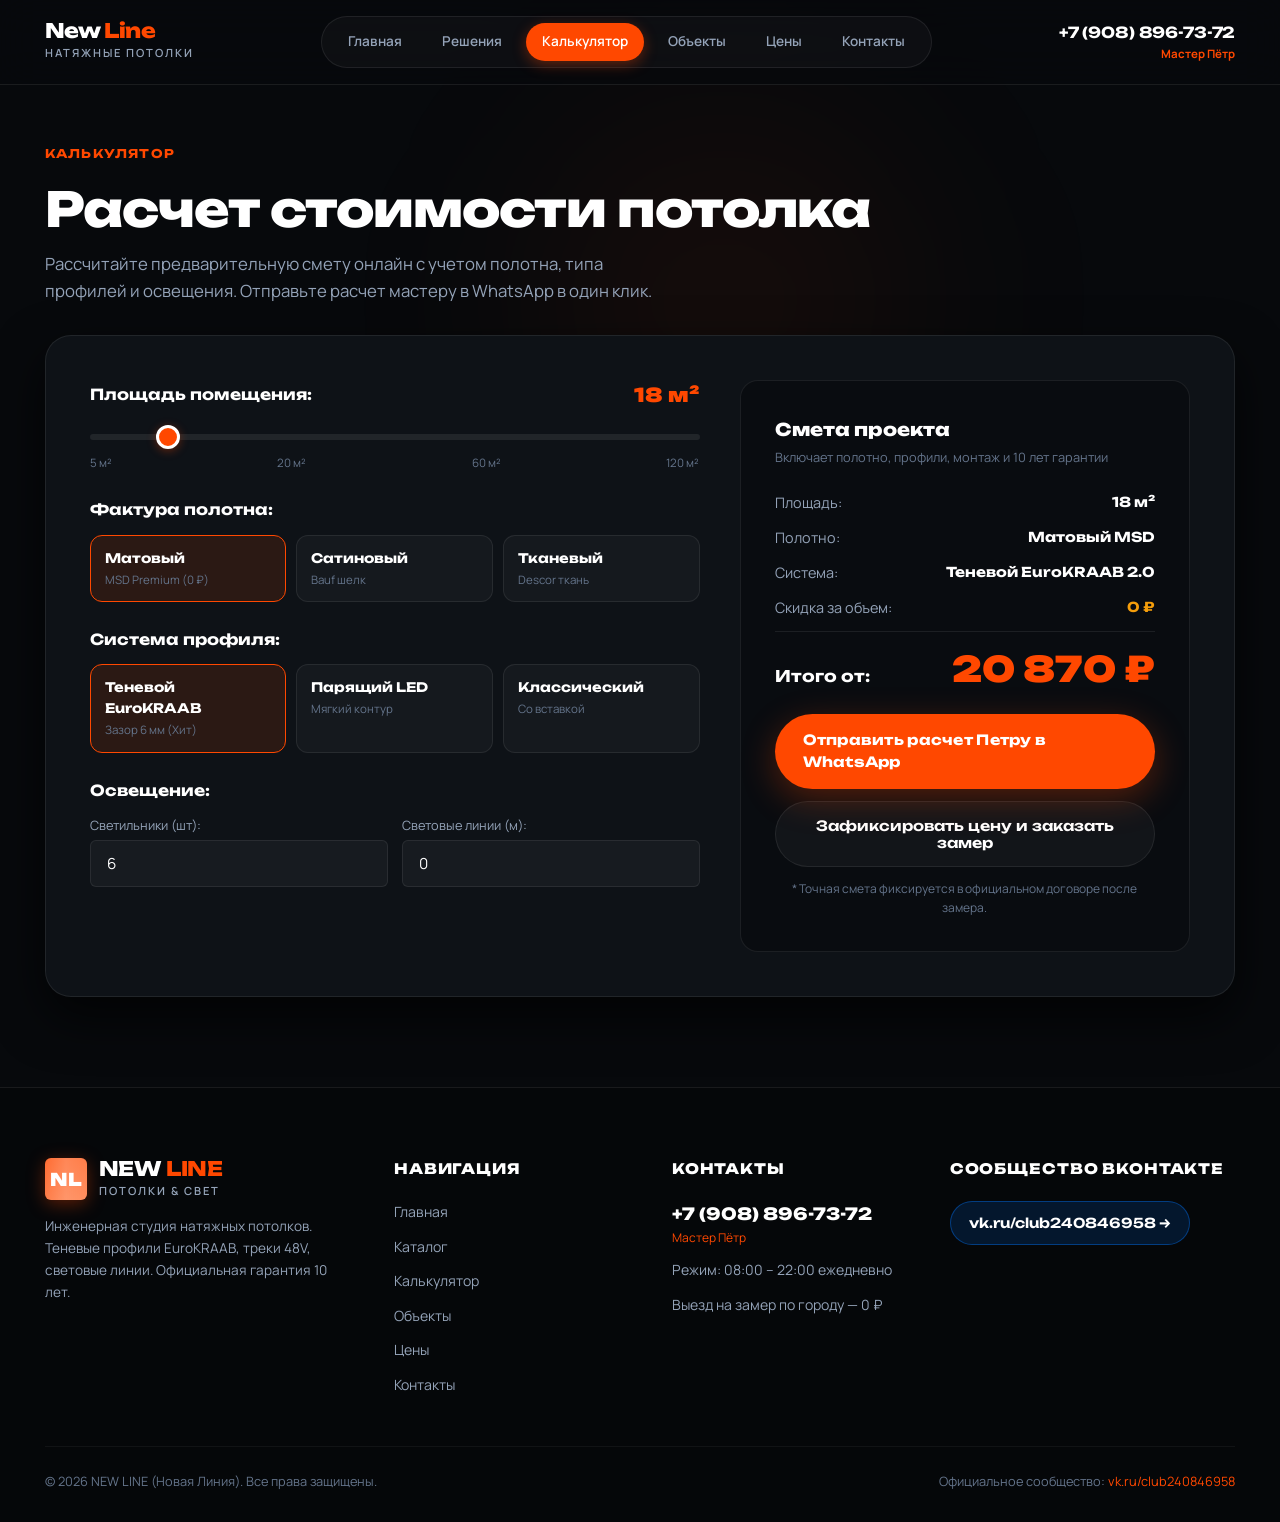
<file: calculator.html>
<!DOCTYPE html>
<html lang="ru">
<head>
  <meta charset="UTF-8">
  <meta name="viewport" content="width=device-width, initial-scale=1.0">
  <title>Калькулятор стоимости натяжного потолка | NEW LINE</title>
  <meta name="description" content="Интерактивный светотехнический калькулятор сметы натяжных потолков. Теневые EuroKRAAB, треки 48V, световые линии. Мастер Пётр: +7 (908) 896-73-72.">

  <!-- Open Graph -->
  <meta property="og:title" content="Калькулятор стоимости потолка онлайн | NEW LINE">
  <meta property="og:description" content="Рассчитайте смету за 30 секунд и получите скидку до 15%!">
  <meta property="og:image" content="./assets/images/banner.png">

  <!-- Favicon -->
  <link rel="icon" type="image/svg+xml" href="data:image/svg+xml,<svg xmlns='http://www.w3.org/2000/svg' viewBox='0 0 100 100'><rect width='100' height='100' rx='20' fill='%23FF4800'/><path d='M25 75 L25 25 L45 25 L75 75 L75 25' stroke='white' stroke-width='12' fill='none' stroke-linecap='round' stroke-linejoin='round'/></svg>">

  <!-- Stylesheets -->
  <link rel="stylesheet" href="./assets/css/style.css">
  <link rel="stylesheet" href="./assets/css/animations.css">
</head>
<body>

  <div class="bg-ambient-light" style="top: 0; right: 20%;"></div>

  <!-- Header -->
  <header class="studio-header">
    <div class="container">
      <div class="header-inner">
        <a href="./index.html" class="brand-mark">
          <div class="brand-titles">
            <span class="brand-title">New <span>Line</span></span>
            <span class="brand-subtitle">натяжные потолки</span>
          </div>
        </a>

        <nav class="studio-nav">
          <a href="./index.html" class="studio-nav-link">Главная</a>
          <a href="./catalog.html" class="studio-nav-link">Решения</a>
          <a href="./calculator.html" class="studio-nav-link active">Калькулятор</a>
          <a href="./portfolio.html" class="studio-nav-link">Объекты</a>
          <a href="./prices.html" class="studio-nav-link">Цены</a>
          <a href="./contacts.html" class="studio-nav-link">Контакты</a>
        </nav>

        <div class="header-actions">
          <div class="header-phone">
            <a href="tel:+79088967372" class="header-phone-link">+7 (908) 896-73-72</a>
            <span class="header-phone-author">Мастер Пётр</span>
          </div>
          <button class="mobile-toggle-btn" aria-label="Меню">
            <svg width="22" height="22" viewBox="0 0 24 24" fill="none" stroke="currentColor" stroke-width="2.5"><line x1="3" y1="12" x2="21" y2="12"/><line x1="3" y1="6" x2="21" y2="6"/><line x1="3" y1="18" x2="21" y2="18"/></svg>
          </button>
        </div>
      </div>
    </div>
  </header>

  <!-- Page Header -->
  <section class="section-space" style="padding-top: 140px; padding-bottom: 30px;">
    <div class="container">
      <span class="studio-section-tag">Калькулятор</span>
      <h1 class="studio-section-title" style="font-size: 3rem; margin-top: 8px;">Расчет стоимости потолка</h1>
      <p style="color: var(--text-muted); max-width: 620px; font-size: 1.05rem; margin-top: 12px;">
        Рассчитайте предварительную смету онлайн с учетом полотна, типа профилей и освещения. Отправьте расчет мастеру в WhatsApp в один клик.
      </p>
    </div>
  </section>

  <!-- Estimator Section -->
  <section class="section-space" style="padding-top: 0;">
    <div class="container">
      <div class="estimator-container">
        <!-- Left: Form Controls -->
        <div>
          <!-- Area -->
          <div class="estimator-group">
            <div class="estimator-label-row">
              <span class="estimator-title">Площадь помещения:</span>
              <span class="estimator-value" id="areaValDisplay">18 м²</span>
            </div>
            <input type="range" class="studio-range" id="areaRange" min="5" max="120" value="18" step="1">
            <div style="display: flex; justify-content: space-between; font-size: 0.72rem; color: var(--text-dim); margin-top: 6px;">
              <span>5 м²</span>
              <span>20 м²</span>
              <span>60 м²</span>
              <span>120 м²</span>
            </div>
          </div>

          <!-- Texture -->
          <div class="estimator-group">
            <div class="estimator-label-row">
              <span class="estimator-title">Фактура полотна:</span>
            </div>
            <div class="studio-selector-grid">
              <div class="studio-option-btn active" data-est-texture="matte">
                <div class="option-btn-title">Матовый</div>
                <div class="option-btn-sub">MSD Premium (0 ₽)</div>
              </div>
              <div class="studio-option-btn" data-est-texture="satin">
                <div class="option-btn-title">Сатиновый</div>
                <div class="option-btn-sub">Bauf шелк</div>
              </div>
              <div class="studio-option-btn" data-est-texture="fabric">
                <div class="option-btn-title">Тканевый</div>
                <div class="option-btn-sub">Descor ткань</div>
              </div>
            </div>
          </div>

          <!-- Profile -->
          <div class="estimator-group">
            <div class="estimator-label-row">
              <span class="estimator-title">Система профиля:</span>
            </div>
            <div class="studio-selector-grid">
              <div class="studio-option-btn active" data-est-profile="shadow">
                <div class="option-btn-title">Теневой EuroKRAAB</div>
                <div class="option-btn-sub">Зазор 6 мм (Хит)</div>
              </div>
              <div class="studio-option-btn" data-est-profile="floating">
                <div class="option-btn-title">Парящий LED</div>
                <div class="option-btn-sub">Мягкий контур</div>
              </div>
              <div class="studio-option-btn" data-est-profile="classic">
                <div class="option-btn-title">Классический</div>
                <div class="option-btn-sub">Со вставкой</div>
              </div>
            </div>
          </div>

          <!-- Light Elements -->
          <div class="estimator-group">
            <div class="estimator-label-row">
              <span class="estimator-title">Освещение:</span>
            </div>
            <div style="display: grid; grid-template-columns: 1fr 1fr; gap: 14px;">
              <div>
                <span style="font-size: 0.8rem; color: var(--text-muted); display: block; margin-bottom: 4px;">Светильники (шт):</span>
                <input type="number" id="estSpots" class="studio-input" value="6" min="0" max="60" style="margin-bottom: 0;">
              </div>
              <div>
                <span style="font-size: 0.8rem; color: var(--text-muted); display: block; margin-bottom: 4px;">Световые линии (м):</span>
                <input type="number" id="estLines" class="studio-input" value="0" min="0" max="40" style="margin-bottom: 0;">
              </div>
            </div>
          </div>
        </div>

        <!-- Right: Summary -->
        <div class="estimator-summary-card">
          <div>
            <div style="font-family: var(--font-display); font-size: 1.1rem; font-weight: 800; color: #fff; margin-bottom: 4px;">Смета проекта</div>
            <p style="font-size: 0.8rem; color: var(--text-dim); margin-bottom: 24px;">Включает полотно, профили, монтаж и 10 лет гарантии</p>

            <div class="summary-spec-row">
              <span>Площадь:</span>
              <strong id="specArea">18 м²</strong>
            </div>
            <div class="summary-spec-row">
              <span>Полотно:</span>
              <strong id="specTexture">Матовый MSD</strong>
            </div>
            <div class="summary-spec-row">
              <span>Система:</span>
              <strong id="specProfile">Теневой EuroKRAAB 2.0</strong>
            </div>
            <div class="summary-spec-row">
              <span>Скидка за объем:</span>
              <strong id="specDiscount" style="color: var(--gold);">0 ₽</strong>
            </div>
          </div>

          <div>
            <div class="summary-total-block">
              <span class="summary-total-label">Итого от:</span>
              <span class="summary-total-num" id="totalEstimateDisplay">18 970 ₽</span>
            </div>

            <a id="estimatorWaBtn" href="#" target="_blank" class="btn-studio-primary" style="width: 100%; justify-content: center; margin-bottom: 12px;">
              Отправить расчет Петру в WhatsApp
            </a>
            <button class="btn-studio-ghost" data-modal-target="measureModal" style="width: 100%; justify-content: center;">
              Зафиксировать цену и заказать замер
            </button>
            <p style="font-size: 0.75rem; color: var(--text-dim); text-align: center; margin-top: 12px;">
              * Точная смета фиксируется в официальном договоре после замера.
            </p>
          </div>
        </div>
      </div>
    </div>
  </section>

  <!-- Studio Footer -->
  <footer class="studio-footer">
    <div class="container">
      <div class="footer-top-grid">
        <div>
          <div class="brand-mark" style="margin-bottom: 16px;">
            <div class="brand-symbol">NL</div>
            <div class="brand-titles">
              <span class="brand-title">NEW <span>LINE</span></span>
              <span class="brand-subtitle">потолки & свет</span>
            </div>
          </div>
          <p style="font-size: 0.85rem; line-height: 1.6;">
            Инженерная студия натяжных потолков. Теневые профили EuroKRAAB, треки 48V, световые линии. Официальная гарантия 10 лет.
          </p>
        </div>

        <div>
          <h4 class="footer-heading">Навигация</h4>
          <div class="footer-list">
            <a href="./index.html" class="footer-link">Главная</a>
            <a href="./catalog.html" class="footer-link">Каталог</a>
            <a href="./calculator.html" class="footer-link">Калькулятор</a>
            <a href="./portfolio.html" class="footer-link">Объекты</a>
            <a href="./prices.html" class="footer-link">Цены</a>
            <a href="./contacts.html" class="footer-link">Контакты</a>
          </div>
        </div>

        <div>
          <h4 class="footer-heading">Контакты</h4>
          <div class="footer-list">
            <div>
              <a href="tel:+79088967372" style="font-family: var(--font-display); font-size: 1.05rem; font-weight: 800; color: #fff;">+7 (908) 896-73-72</a>
              <div style="font-size: 0.75rem; color: var(--primary);">Мастер Пётр</div>
            </div>
            <div>Режим: 08:00 – 22:00 ежедневно</div>
            <div>Выезд на замер по городу — 0 ₽</div>
          </div>
        </div>

        <div>
          <h4 class="footer-heading">Сообщество ВКонтакте</h4>
          <a href="https://vk.ru/club240846958" target="_blank" rel="noopener" class="btn-studio-ghost" style="padding: 10px 18px; font-size: 0.85rem; color: #fff; border-color: rgba(0, 119, 255, 0.4); background: rgba(0, 119, 255, 0.15);">
            vk.ru/club240846958 →
          </a>
        </div>
      </div>

      <div class="footer-bottom-row">
        <div>© 2026 NEW LINE (Новая Линия). Все права защищены.</div>
        <div>Официальное сообщество: <a href="https://vk.ru/club240846958" target="_blank" rel="noopener" style="color: var(--primary);">vk.ru/club240846958</a></div>
      </div>
    </div>
  </footer>

  <!-- Modal -->
  <div class="modal-overlay" id="measureModal">
    <div class="modal-box">
      <button class="modal-close">✕</button>
      <div style="font-family: var(--font-display); font-size: 1.35rem; font-weight: 800; color: #fff; margin-bottom: 6px;">Вызов мастера на замер</div>
      <p style="font-size: 0.85rem; color: var(--text-muted); margin-bottom: 24px;">Мастер Пётр свяжется с вами и приедет с каталогом образцов.</p>
      
      <form class="ajax-form">
        <input type="text" name="name" class="studio-input" placeholder="Ваше имя" required>
        <input type="tel" name="phone" class="studio-input" placeholder="+7 (908) ___-__-__" required>
        <button type="submit" class="btn-studio-primary" style="width: 100%; justify-content: center; margin-top: 10px;">
          Записаться на замер (0 ₽)
        </button>
      </form>
    </div>
  </div>

  <script src="./assets/js/main.js"></script>
</body>
</html>
</file>
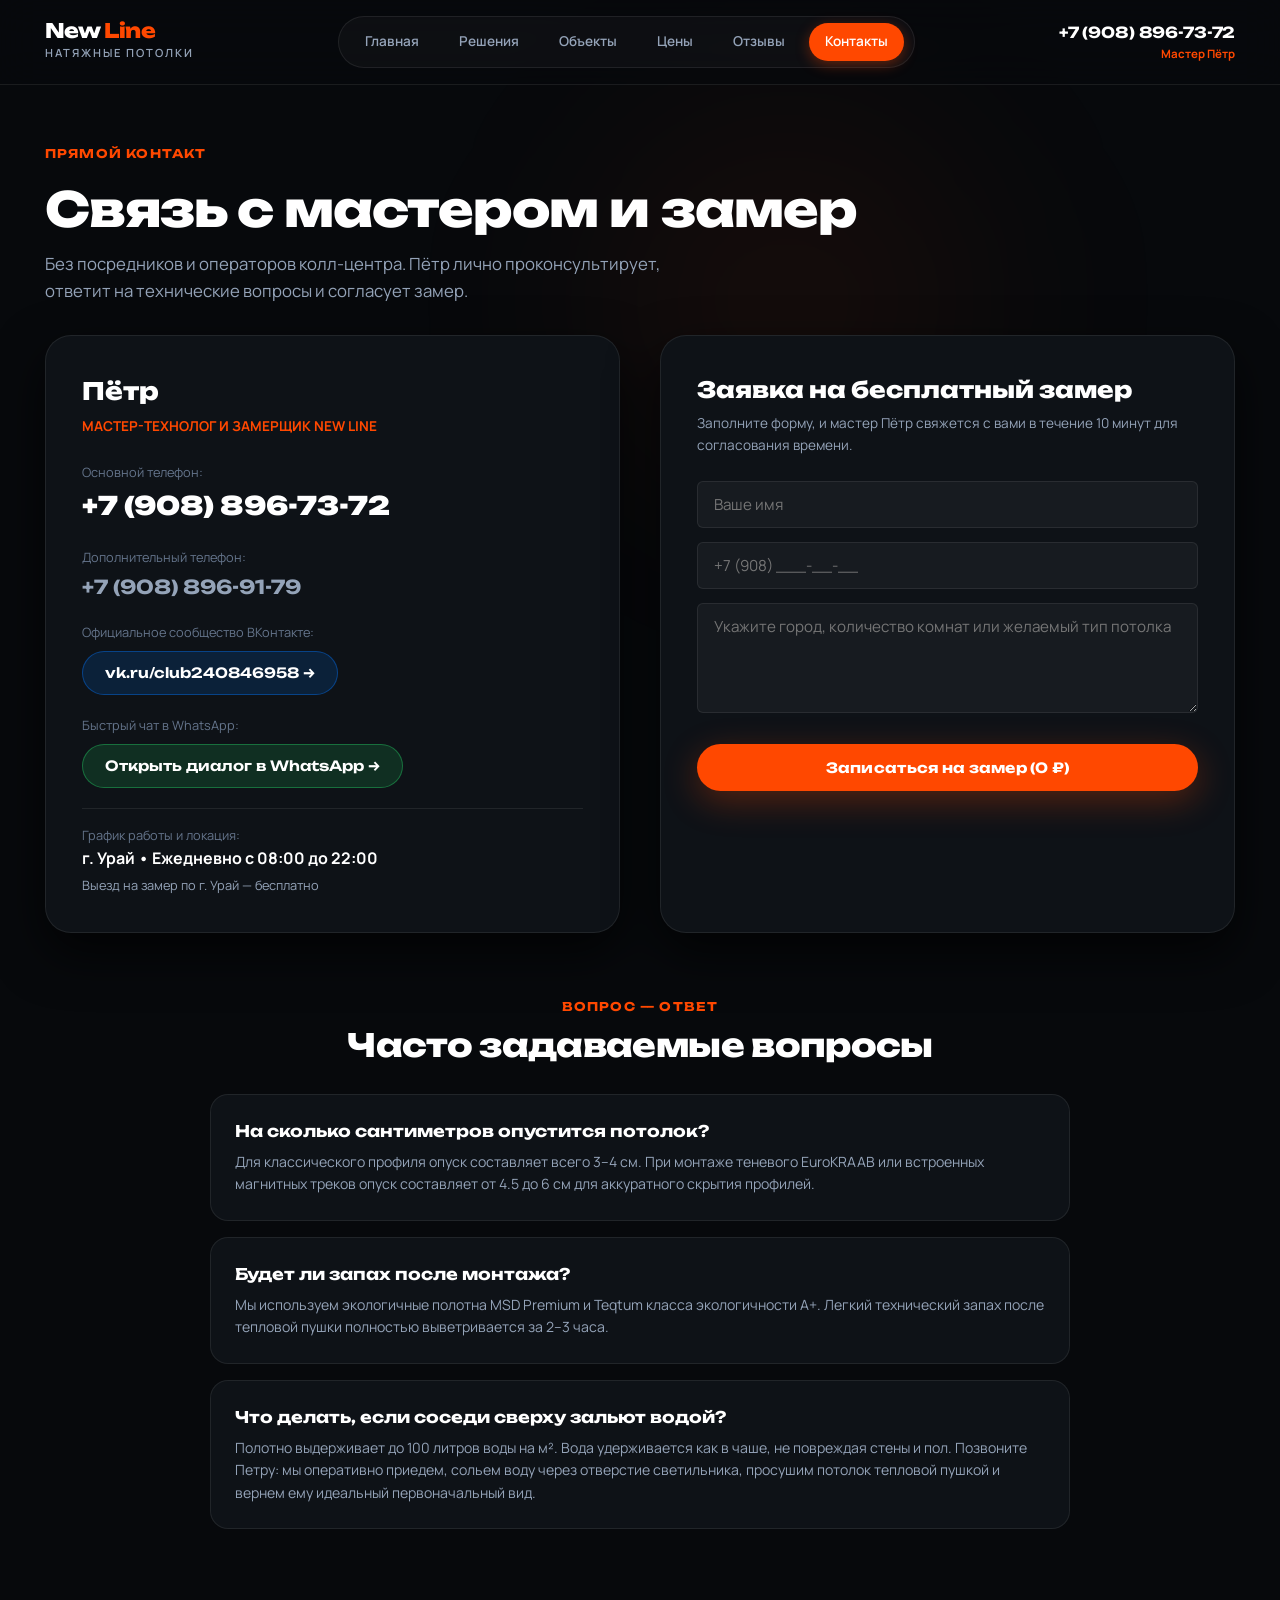
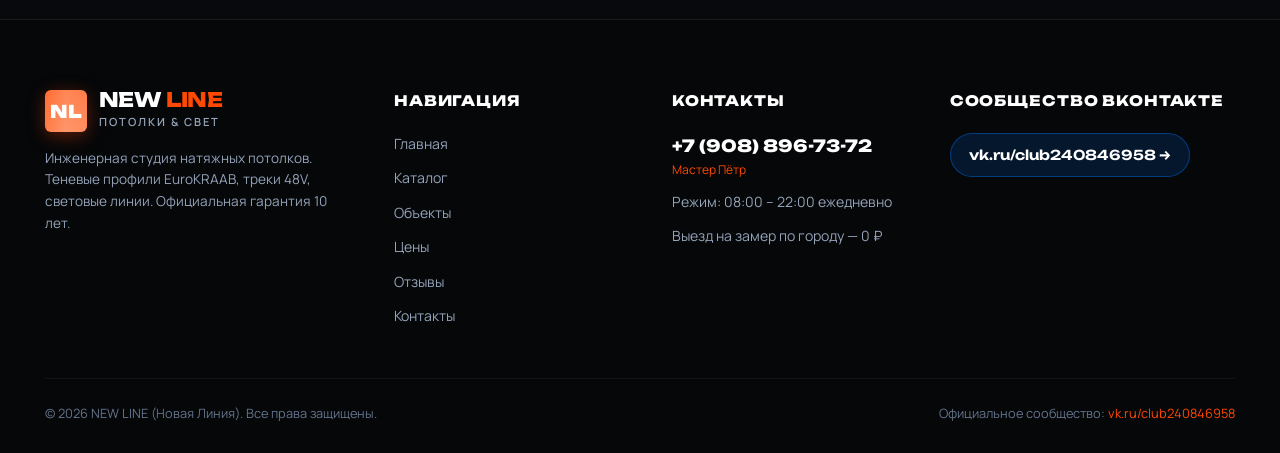
<file: contacts.html>
<!DOCTYPE html>
<html lang="ru">
<head>
  <meta charset="UTF-8">
  <meta name="viewport" content="width=device-width, initial-scale=1.0">
  <title>Контакты и вызов мастера на замер | NEW LINE</title>
  <meta name="description" content="Прямые контакты мастера Петра: +7 (908) 896-73-72. Группа ВКонтакте vk.ru/club240846958. Бесплатный лазерный замер по городу.">

  <!-- Open Graph -->
  <meta property="og:title" content="Контакты студии потолков NEW LINE">
  <meta property="og:description" content="Прямой контакт с мастером Петром: +7 (908) 896-73-72. Бесплатный замер по городу.">
  <meta property="og:image" content="./assets/images/banner.png">

  <!-- Favicon -->
  <link rel="icon" type="image/svg+xml" href="data:image/svg+xml,<svg xmlns='http://www.w3.org/2000/svg' viewBox='0 0 100 100'><rect width='100' height='100' rx='20' fill='%23FF4800'/><path d='M25 75 L25 25 L45 25 L75 75 L75 25' stroke='white' stroke-width='12' fill='none' stroke-linecap='round' stroke-linejoin='round'/></svg>">

  <!-- Stylesheets -->
  <link rel="stylesheet" href="./assets/css/style.css">
  <link rel="stylesheet" href="./assets/css/animations.css">
</head>
<body>

  <div class="bg-ambient-light" style="top: 0; right: 15%;"></div>

  <!-- Header -->
  <header class="studio-header">
    <div class="container">
      <div class="header-inner">
        <a href="./index.html" class="brand-mark">
          <div class="brand-titles">
            <span class="brand-title">New <span>Line</span></span>
            <span class="brand-subtitle">натяжные потолки</span>
          </div>
        </a>

        <nav class="studio-nav">
          <a href="./index.html" class="studio-nav-link">Главная</a>
          <a href="./catalog.html" class="studio-nav-link">Решения</a>
          <a href="./portfolio.html" class="studio-nav-link">Объекты</a>
          <a href="./prices.html" class="studio-nav-link">Цены</a>
          <a href="./reviews.html" class="studio-nav-link">Отзывы</a>
          <a href="./contacts.html" class="studio-nav-link active">Контакты</a>
        </nav>

        <div class="header-actions">
          <div class="header-phone">
            <a href="tel:+79088967372" class="header-phone-link">+7 (908) 896-73-72</a>
            <span class="header-phone-author">Мастер Пётр</span>
          </div>
          <button class="mobile-toggle-btn" aria-label="Меню">
            <svg width="22" height="22" viewBox="0 0 24 24" fill="none" stroke="currentColor" stroke-width="2.5"><line x1="3" y1="12" x2="21" y2="12"/><line x1="3" y1="6" x2="21" y2="6"/><line x1="3" y1="18" x2="21" y2="18"/></svg>
          </button>
        </div>
      </div>
    </div>
  </header>

  <!-- Page Header -->
  <section class="section-space" style="padding-top: 140px; padding-bottom: 30px;">
    <div class="container">
      <span class="studio-section-tag">Прямой контакт</span>
      <h1 class="studio-section-title" style="font-size: 3rem; margin-top: 8px;">Связь с мастером и замер</h1>
      <p style="color: var(--text-muted); max-width: 620px; font-size: 1.05rem; margin-top: 12px;">
        Без посредников и операторов колл-центра. Пётр лично проконсультирует, ответит на технические вопросы и согласует замер.
      </p>
    </div>
  </section>

  <!-- Contacts Details & Form -->
  <section class="section-space" style="padding-top: 0;">
    <div class="container">
      <div style="display: grid; grid-template-columns: 1fr 1fr; gap: 40px; margin-bottom: 60px;">
        <!-- Left Column: Details -->
        <div class="master-profile-card">
          <div style="font-family: var(--font-display); font-size: 1.5rem; font-weight: 800; color: #fff; margin-bottom: 6px;">Пётр</div>
          <div style="font-size: 0.85rem; color: var(--primary); font-weight: 700; margin-bottom: 24px;">МАСТЕР-ТЕХНОЛОГ И ЗАМЕРЩИК NEW LINE</div>

          <div style="display: flex; flex-direction: column; gap: 20px;">
            <div>
              <div style="font-size: 0.8rem; color: var(--text-dim); margin-bottom: 4px;">Основной телефон:</div>
              <a href="tel:+79088967372" style="font-family: var(--font-display); font-size: 1.6rem; font-weight: 900; color: #fff;">
                +7 (908) 896-73-72
              </a>
            </div>

            <div>
              <div style="font-size: 0.8rem; color: var(--text-dim); margin-bottom: 4px;">Дополнительный телефон:</div>
              <a href="tel:+79088969179" style="font-family: var(--font-display); font-size: 1.2rem; font-weight: 700; color: var(--text-muted);">
                +7 (908) 896-91-79
              </a>
            </div>

            <div>
              <div style="font-size: 0.8rem; color: var(--text-dim); margin-bottom: 8px;">Официальное сообщество ВКонтакте:</div>
              <a href="https://vk.ru/club240846958" target="_blank" rel="noopener" class="btn-studio-ghost" style="display: inline-flex; padding: 10px 22px; color: #fff; border-color: rgba(0, 119, 255, 0.4); background: rgba(0, 119, 255, 0.15);">
                vk.ru/club240846958 →
              </a>
            </div>

            <div>
              <div style="font-size: 0.8rem; color: var(--text-dim); margin-bottom: 8px;">Быстрый чат в WhatsApp:</div>
              <a href="https://wa.me/79088967372" target="_blank" rel="noopener" class="btn-studio-ghost" style="display: inline-flex; padding: 10px 22px; color: #fff; border-color: rgba(37, 211, 102, 0.4); background: rgba(37, 211, 102, 0.15);">
                Открыть диалог в WhatsApp →
              </a>
            </div>

            <div style="border-top: 1px solid var(--border-subtle); padding-top: 16px;">
              <div style="font-size: 0.8rem; color: var(--text-dim);">График работы и локация:</div>
              <div style="font-weight: 700; color: #fff;">г. Урай • Ежедневно с 08:00 до 22:00</div>
              <div style="font-size: 0.8rem; color: var(--text-muted); margin-top: 4px;">Выезд на замер по г. Урай — бесплатно</div>
            </div>
          </div>
        </div>

        <!-- Right Column: Booking Form -->
        <div class="master-profile-card">
          <div style="font-family: var(--font-display); font-size: 1.4rem; font-weight: 800; color: #fff; margin-bottom: 6px;">Заявка на бесплатный замер</div>
          <p style="font-size: 0.85rem; color: var(--text-muted); margin-bottom: 24px;">Заполните форму, и мастер Пётр свяжется с вами в течение 10 минут для согласования времени.</p>

          <form class="ajax-form">
            <input type="text" name="name" class="studio-input" placeholder="Ваше имя" required>
            <input type="tel" name="phone" class="studio-input" placeholder="+7 (908) ___-__-__" required>
            <textarea name="note" class="studio-input" rows="4" placeholder="Укажите город, количество комнат или желаемый тип потолка"></textarea>
            <button type="submit" class="btn-studio-primary" style="width: 100%; justify-content: center; margin-top: 10px;">
              Записаться на замер (0 ₽)
            </button>
          </form>
        </div>
      </div>

      <!-- FAQ Section -->
      <div style="max-width: 860px; margin: 0 auto;">
        <div class="studio-section-head reveal" style="text-align: center; margin-bottom: 30px;">
          <span class="studio-section-tag">Вопрос — Ответ</span>
          <h2 class="studio-section-title" style="font-size: 2rem;">Часто задаваемые вопросы</h2>
        </div>

        <div style="display: flex; flex-direction: column; gap: 16px;">
          <div class="solution-art-card reveal" style="padding: 24px;">
            <h4 style="font-family: var(--font-display); font-size: 1rem; font-weight: 700; color: #fff; margin-bottom: 6px;">
              На сколько сантиметров опустится потолок?
            </h4>
            <p style="font-size: 0.88rem; color: var(--text-muted); line-height: 1.6;">
              Для классического профиля опуск составляет всего 3–4 см. При монтаже теневого EuroKRAAB или встроенных магнитных треков опуск составляет от 4.5 до 6 см для аккуратного скрытия профилей.
            </p>
          </div>

          <div class="solution-art-card reveal" style="padding: 24px;">
            <h4 style="font-family: var(--font-display); font-size: 1rem; font-weight: 700; color: #fff; margin-bottom: 6px;">
              Будет ли запах после монтажа?
            </h4>
            <p style="font-size: 0.88rem; color: var(--text-muted); line-height: 1.6;">
              Мы используем экологичные полотна MSD Premium и Teqtum класса экологичности A+. Легкий технический запах после тепловой пушки полностью выветривается за 2–3 часа.
            </p>
          </div>

          <div class="solution-art-card reveal" style="padding: 24px;">
            <h4 style="font-family: var(--font-display); font-size: 1rem; font-weight: 700; color: #fff; margin-bottom: 6px;">
              Что делать, если соседи сверху зальют водой?
            </h4>
            <p style="font-size: 0.88rem; color: var(--text-muted); line-height: 1.6;">
              Полотно выдерживает до 100 литров воды на м². Вода удерживается как в чаше, не повреждая стены и пол. Позвоните Петру: мы оперативно приедем, сольем воду через отверстие светильника, просушим потолок тепловой пушкой и вернем ему идеальный первоначальный вид.
            </p>
          </div>
        </div>
      </div>
    </div>
  </section>

  <!-- Studio Footer -->
  <footer class="studio-footer">
    <div class="container">
      <div class="footer-top-grid">
        <div>
          <div class="brand-mark" style="margin-bottom: 16px;">
            <div class="brand-symbol">NL</div>
            <div class="brand-titles">
              <span class="brand-title">NEW <span>LINE</span></span>
              <span class="brand-subtitle">потолки & свет</span>
            </div>
          </div>
          <p style="font-size: 0.85rem; line-height: 1.6;">
            Инженерная студия натяжных потолков. Теневые профили EuroKRAAB, треки 48V, световые линии. Официальная гарантия 10 лет.
          </p>
        </div>

        <div>
          <h4 class="footer-heading">Навигация</h4>
          <div class="footer-list">
            <a href="./index.html" class="footer-link">Главная</a>
            <a href="./catalog.html" class="footer-link">Каталог</a>
            <a href="./portfolio.html" class="footer-link">Объекты</a>
            <a href="./prices.html" class="footer-link">Цены</a>
            <a href="./reviews.html" class="footer-link">Отзывы</a>
            <a href="./contacts.html" class="footer-link">Контакты</a>
          </div>
        </div>

        <div>
          <h4 class="footer-heading">Контакты</h4>
          <div class="footer-list">
            <div>
              <a href="tel:+79088967372" style="font-family: var(--font-display); font-size: 1.05rem; font-weight: 800; color: #fff;">+7 (908) 896-73-72</a>
              <div style="font-size: 0.75rem; color: var(--primary);">Мастер Пётр</div>
            </div>
            <div>Режим: 08:00 – 22:00 ежедневно</div>
            <div>Выезд на замер по городу — 0 ₽</div>
          </div>
        </div>

        <div>
          <h4 class="footer-heading">Сообщество ВКонтакте</h4>
          <a href="https://vk.ru/club240846958" target="_blank" rel="noopener" class="btn-studio-ghost" style="padding: 10px 18px; font-size: 0.85rem; color: #fff; border-color: rgba(0, 119, 255, 0.4); background: rgba(0, 119, 255, 0.15);">
            vk.ru/club240846958 →
          </a>
        </div>
      </div>

      <div class="footer-bottom-row">
        <div>© 2026 NEW LINE (Новая Линия). Все права защищены.</div>
        <div>Официальное сообщество: <a href="https://vk.ru/club240846958" target="_blank" rel="noopener" style="color: var(--primary);">vk.ru/club240846958</a></div>
      </div>
    </div>
  </footer>

  <!-- Modal -->
  <div class="modal-overlay" id="measureModal">
    <div class="modal-box">
      <button class="modal-close">✕</button>
      <div style="font-family: var(--font-display); font-size: 1.35rem; font-weight: 800; color: #fff; margin-bottom: 6px;">Вызов мастера на замер</div>
      <p style="font-size: 0.85rem; color: var(--text-muted); margin-bottom: 24px;">Мастер Пётр свяжется с вами и приедет с каталогом образцов.</p>
      
      <form class="ajax-form">
        <input type="text" name="name" class="studio-input" placeholder="Ваше имя" required>
        <input type="tel" name="phone" class="studio-input" placeholder="+7 (908) ___-__-__" required>
        <button type="submit" class="btn-studio-primary" style="width: 100%; justify-content: center; margin-top: 10px;">
          Записаться на замер (0 ₽)
        </button>
      </form>
    </div>
  </div>

  <script src="./assets/js/main.js"></script>
</body>
</html>
</file>
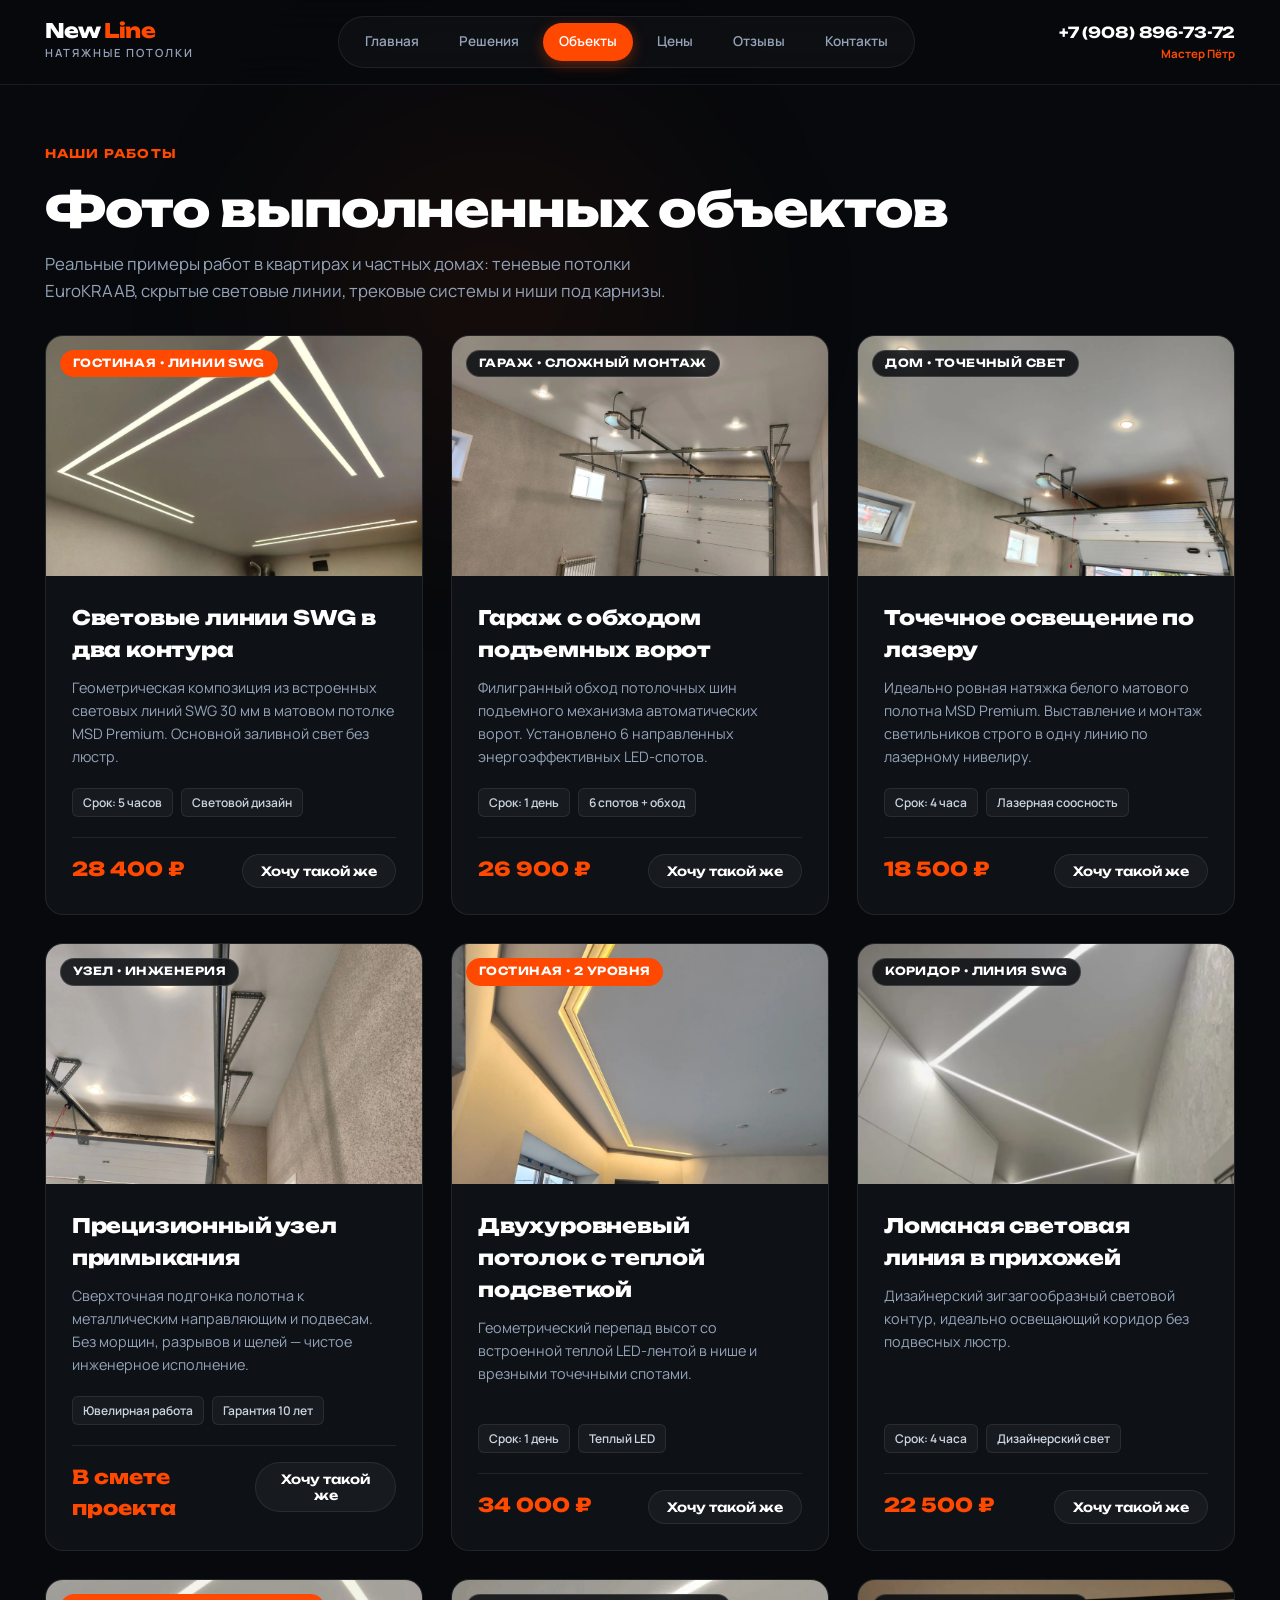
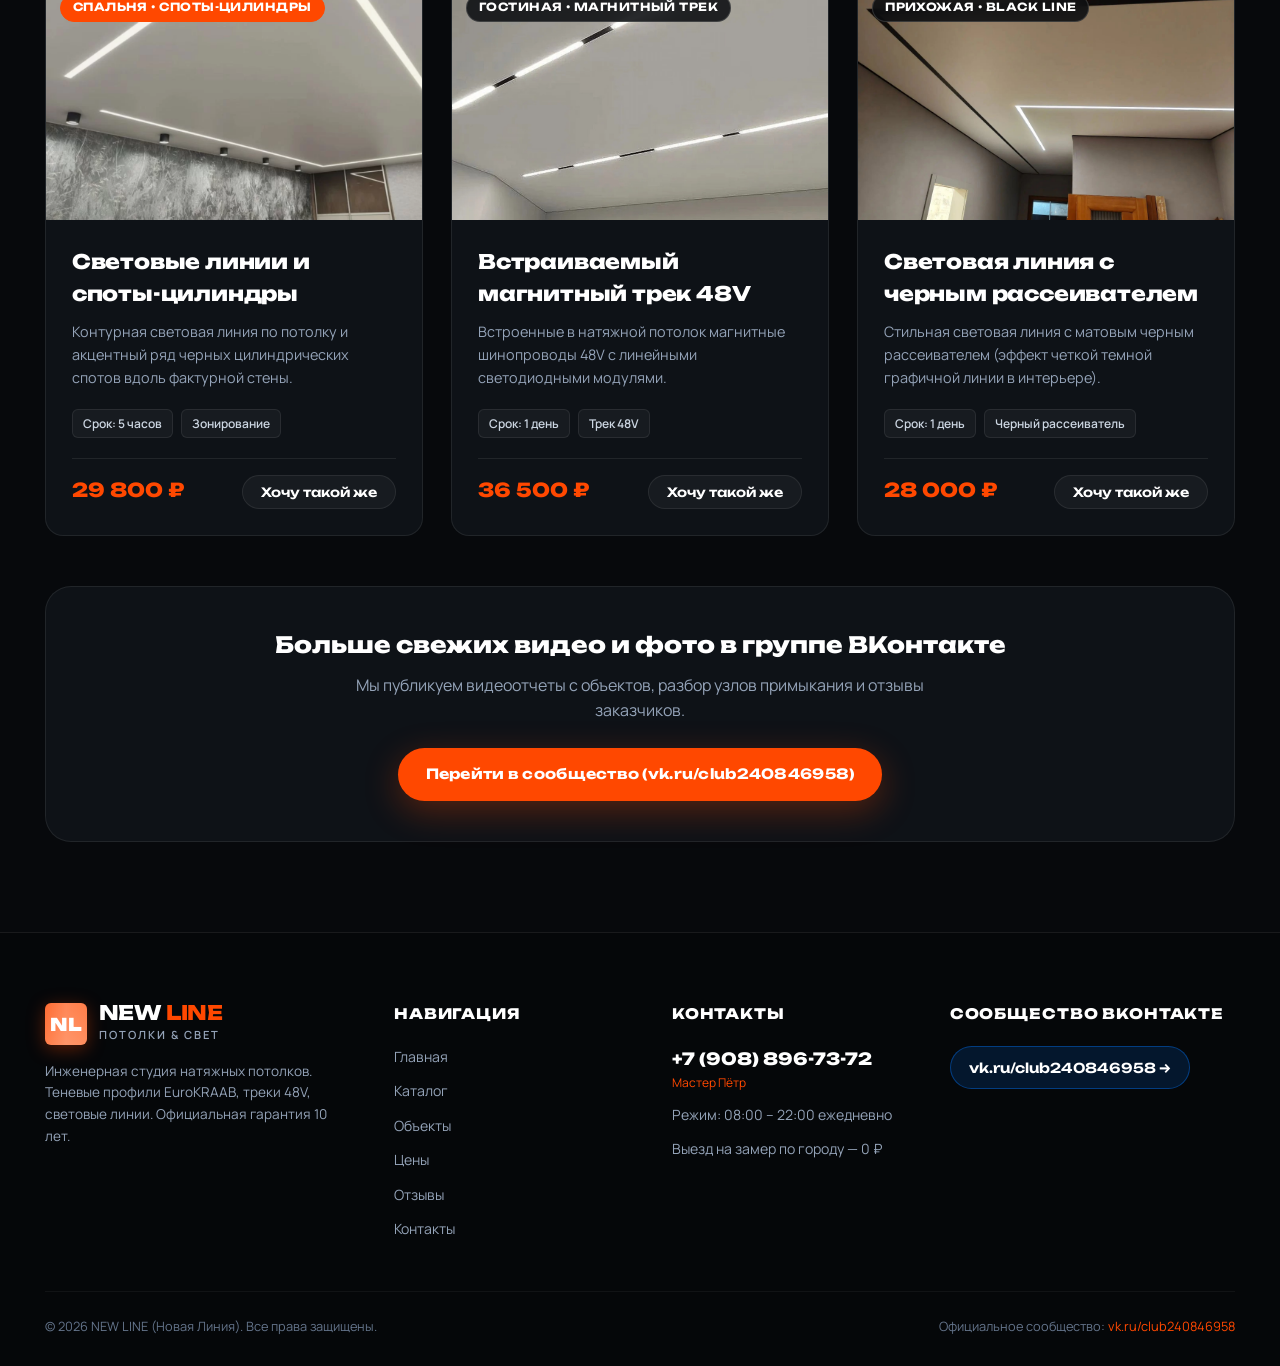
<file: portfolio.html>
<!DOCTYPE html>
<html lang="ru">
<head>
  <meta charset="UTF-8">
  <meta name="viewport" content="width=device-width, initial-scale=1.0">
  <title>Сданные объекты и фото работ | NEW LINE</title>
  <meta name="description" content="Галерея выполненных проектов натяжных потолков студии NEW LINE: теневые EuroKRAAB, треки 48V, световые линии. Мастер Пётр: +7 (908) 896-73-72.">

  <!-- Open Graph -->
  <meta property="og:title" content="Портфолио натяжных потолков NEW LINE">
  <meta property="og:description" content="Реальные фотографии сданных объектов с описанием систем и сметой.">
  <meta property="og:image" content="./assets/images/banner.png">

  <!-- Favicon -->
  <link rel="icon" type="image/svg+xml" href="data:image/svg+xml,<svg xmlns='http://www.w3.org/2000/svg' viewBox='0 0 100 100'><rect width='100' height='100' rx='20' fill='%23FF4800'/><path d='M25 75 L25 25 L45 25 L75 75 L75 25' stroke='white' stroke-width='12' fill='none' stroke-linecap='round' stroke-linejoin='round'/></svg>">

  <!-- Stylesheets -->
  <link rel="stylesheet" href="./assets/css/style.css">
  <link rel="stylesheet" href="./assets/css/animations.css">
</head>
<body>

  <div class="bg-ambient-light" style="top: 0; left: 15%;"></div>

  <!-- Header -->
  <header class="studio-header">
    <div class="container">
      <div class="header-inner">
        <a href="./index.html" class="brand-mark">
          <div class="brand-titles">
            <span class="brand-title">New <span>Line</span></span>
            <span class="brand-subtitle">натяжные потолки</span>
          </div>
        </a>

        <nav class="studio-nav">
          <a href="./index.html" class="studio-nav-link">Главная</a>
          <a href="./catalog.html" class="studio-nav-link">Решения</a>
          <a href="./portfolio.html" class="studio-nav-link active">Объекты</a>
          <a href="./prices.html" class="studio-nav-link">Цены</a>
          <a href="./reviews.html" class="studio-nav-link">Отзывы</a>
          <a href="./contacts.html" class="studio-nav-link">Контакты</a>
        </nav>

        <div class="header-actions">
          <div class="header-phone">
            <a href="tel:+79088967372" class="header-phone-link">+7 (908) 896-73-72</a>
            <span class="header-phone-author">Мастер Пётр</span>
          </div>
          <button class="mobile-toggle-btn" aria-label="Меню">
            <svg width="22" height="22" viewBox="0 0 24 24" fill="none" stroke="currentColor" stroke-width="2.5"><line x1="3" y1="12" x2="21" y2="12"/><line x1="3" y1="6" x2="21" y2="6"/><line x1="3" y1="18" x2="21" y2="18"/></svg>
          </button>
        </div>
      </div>
    </div>
  </header>

  <!-- Page Header -->
  <section class="section-space" style="padding-top: 140px; padding-bottom: 30px;">
    <div class="container">
      <span class="studio-section-tag">Наши работы</span>
      <h1 class="studio-section-title" style="font-size: 3rem; margin-top: 8px;">Фото выполненных объектов</h1>
      <p style="color: var(--text-muted); max-width: 620px; font-size: 1.05rem; margin-top: 12px;">
        Реальные примеры работ в квартирах и частных домах: теневые потолки EuroKRAAB, скрытые световые линии, трековые системы и ниши под карнизы.
      </p>
    </div>
  </section>

  <!-- Portfolio Grid -->
  <section class="section-space" style="padding-top: 0;">
    <div class="container">
      <div class="studio-grid-solutions">
        <!-- Project 1: Световые линии -->
        <div class="solution-art-card">
          <div class="solution-media">
            <span class="solution-badge-pill hot">Гостиная • Линии SWG</span>
            <img src="./assets/images/work-lines.png" alt="Световые линии SWG в натяжном потолке">
          </div>
          <div class="solution-body">
            <h3 class="solution-title">Световые линии SWG в два контура</h3>
            <p class="solution-desc">
              Геометрическая композиция из встроенных световых линий SWG 30 мм в матовом потолке MSD Premium. Основной заливной свет без люстр.
            </p>
            <div class="solution-meta-tags">
              <span class="meta-tag">Срок: 5 часов</span>
              <span class="meta-tag">Световой дизайн</span>
            </div>
            <div class="solution-bottom-row">
              <div class="solution-price">28 400 ₽</div>
              <button class="btn-studio-ghost" data-modal-target="measureModal" style="padding: 8px 18px; font-size: 0.8rem;">Хочу такой же</button>
            </div>
          </div>
        </div>

        <!-- Project 2: Гараж с обходом ворот -->
        <div class="solution-art-card">
          <div class="solution-media">
            <span class="solution-badge-pill">Гараж • Сложный монтаж</span>
            <img src="./assets/images/work-garage-wide.png" alt="Потолок в гараже с обходом секционных ворот">
          </div>
          <div class="solution-body">
            <h3 class="solution-title">Гараж с обходом подъемных ворот</h3>
            <p class="solution-desc">
              Филигранный обход потолочных шин подъемного механизма автоматических ворот. Установлено 6 направленных энергоэффективных LED-спотов.
            </p>
            <div class="solution-meta-tags">
              <span class="meta-tag">Срок: 1 день</span>
              <span class="meta-tag">6 спотов + обход</span>
            </div>
            <div class="solution-bottom-row">
              <div class="solution-price">26 900 ₽</div>
              <button class="btn-studio-ghost" data-modal-target="measureModal" style="padding: 8px 18px; font-size: 0.8rem;">Хочу такой же</button>
            </div>
          </div>
        </div>

        <!-- Project 3: Точечный свет -->
        <div class="solution-art-card">
          <div class="solution-media">
            <span class="solution-badge-pill">Дом • Точечный свет</span>
            <img src="./assets/images/work-spots.png" alt="Точечное освещение в натяжном потолке">
          </div>
          <div class="solution-body">
            <h3 class="solution-title">Точечное освещение по лазеру</h3>
            <p class="solution-desc">
              Идеально ровная натяжка белого матового полотна MSD Premium. Выставление и монтаж светильников строго в одну линию по лазерному нивелиру.
            </p>
            <div class="solution-meta-tags">
              <span class="meta-tag">Срок: 4 часа</span>
              <span class="meta-tag">Лазерная соосность</span>
            </div>
            <div class="solution-bottom-row">
              <div class="solution-price">18 500 ₽</div>
              <button class="btn-studio-ghost" data-modal-target="measureModal" style="padding: 8px 18px; font-size: 0.8rem;">Хочу такой же</button>
            </div>
          </div>
        </div>

        <!-- Project 4: Детализация узла -->
        <div class="solution-art-card">
          <div class="solution-media">
            <span class="solution-badge-pill">Узел • Инженерия</span>
            <img src="./assets/images/work-track-detail.png" alt="Узел чистого обхода шин">
          </div>
          <div class="solution-body">
            <h3 class="solution-title">Прецизионный узел примыкания</h3>
            <p class="solution-desc">
              Сверхточная подгонка полотна к металлическим направляющим и подвесам. Без морщин, разрывов и щелей — чистое инженерное исполнение.
            </p>
            <div class="solution-meta-tags">
              <span class="meta-tag">Ювелирная работа</span>
              <span class="meta-tag">Гарантия 10 лет</span>
            </div>
            <div class="solution-bottom-row">
              <div class="solution-price">В смете проекта</div>
              <button class="btn-studio-ghost" data-modal-target="measureModal" style="padding: 8px 18px; font-size: 0.8rem;">Хочу такой же</button>
            </div>
          </div>
        </div>

        <!-- Project 5: Двухуровневый со скрытой подсветкой -->
        <div class="solution-art-card">
          <div class="solution-media">
            <span class="solution-badge-pill hot">Гостиная • 2 уровня</span>
            <img src="./assets/images/work-two-level-warm.png" alt="Двухуровневый потолок со скрытой подсветкой">
          </div>
          <div class="solution-body">
            <h3 class="solution-title">Двухуровневый потолок с теплой подсветкой</h3>
            <p class="solution-desc">
              Геометрический перепад высот со встроенной теплой LED-лентой в нише и врезными точечными спотами.
            </p>
            <div class="solution-meta-tags">
              <span class="meta-tag">Срок: 1 день</span>
              <span class="meta-tag">Теплый LED</span>
            </div>
            <div class="solution-bottom-row">
              <div class="solution-price">34 000 ₽</div>
              <button class="btn-studio-ghost" data-modal-target="measureModal" style="padding: 8px 18px; font-size: 0.8rem;">Хочу такой же</button>
            </div>
          </div>
        </div>

        <!-- Project 6: Зигзагообразная световая линия -->
        <div class="solution-art-card">
          <div class="solution-media">
            <span class="solution-badge-pill">Коридор • Линия SWG</span>
            <img src="./assets/images/work-zigzag-corridor.png" alt="Ломаная световая линия в коридоре">
          </div>
          <div class="solution-body">
            <h3 class="solution-title">Ломаная световая линия в прихожей</h3>
            <p class="solution-desc">
              Дизайнерский зигзагообразный световой контур, идеально освещающий коридор без подвесных люстр.
            </p>
            <div class="solution-meta-tags">
              <span class="meta-tag">Срок: 4 часа</span>
              <span class="meta-tag">Дизайнерский свет</span>
            </div>
            <div class="solution-bottom-row">
              <div class="solution-price">22 500 ₽</div>
              <button class="btn-studio-ghost" data-modal-target="measureModal" style="padding: 8px 18px; font-size: 0.8rem;">Хочу такой же</button>
            </div>
          </div>
        </div>

        <!-- Project 7: Световые линии и споты-цилиндры -->
        <div class="solution-art-card">
          <div class="solution-media">
            <span class="solution-badge-pill hot">Спальня • Споты-цилиндры</span>
            <img src="./assets/images/work-lines-cylinders.png" alt="Световые линии и накладные споты">
          </div>
          <div class="solution-body">
            <h3 class="solution-title">Световые линии и споты-цилиндры</h3>
            <p class="solution-desc">
              Контурная световая линия по потолку и акцентный ряд черных цилиндрических спотов вдоль фактурной стены.
            </p>
            <div class="solution-meta-tags">
              <span class="meta-tag">Срок: 5 часов</span>
              <span class="meta-tag">Зонирование</span>
            </div>
            <div class="solution-bottom-row">
              <div class="solution-price">29 800 ₽</div>
              <button class="btn-studio-ghost" data-modal-target="measureModal" style="padding: 8px 18px; font-size: 0.8rem;">Хочу такой же</button>
            </div>
          </div>
        </div>

        <!-- Project 8: Магнитные треки 48V -->
        <div class="solution-art-card">
          <div class="solution-media">
            <span class="solution-badge-pill">Гостиная • Магнитный трек</span>
            <img src="./assets/images/work-magnetic-track.png" alt="Встраиваемые магнитные шинопроводы 48V">
          </div>
          <div class="solution-body">
            <h3 class="solution-title">Встраиваемый магнитный трек 48V</h3>
            <p class="solution-desc">
              Встроенные в натяжной потолок магнитные шинопроводы 48V с линейными светодиодными модулями.
            </p>
            <div class="solution-meta-tags">
              <span class="meta-tag">Срок: 1 день</span>
              <span class="meta-tag">Трек 48V</span>
            </div>
            <div class="solution-bottom-row">
              <div class="solution-price">36 500 ₽</div>
              <button class="btn-studio-ghost" data-modal-target="measureModal" style="padding: 8px 18px; font-size: 0.8rem;">Хочу такой же</button>
            </div>
          </div>
        </div>

        <!-- Project 9: Световая линия с черным рассеивателем -->
        <div class="solution-art-card">
          <div class="solution-media">
            <span class="solution-badge-pill">Прихожая • Black Line</span>
            <img src="./assets/images/work-track-corner.png" alt="Световая линия с черным рассеивателем">
          </div>
          <div class="solution-body">
            <h3 class="solution-title">Световая линия с черным рассеивателем</h3>
            <p class="solution-desc">
              Стильная световая линия с матовым черным рассеивателем (эффект четкой темной графичной линии в интерьере).
            </p>
            <div class="solution-meta-tags">
              <span class="meta-tag">Срок: 1 день</span>
              <span class="meta-tag">Черный рассеиватель</span>
            </div>
            <div class="solution-bottom-row">
              <div class="solution-price">28 000 ₽</div>
              <button class="btn-studio-ghost" data-modal-target="measureModal" style="padding: 8px 18px; font-size: 0.8rem;">Хочу такой же</button>
            </div>
          </div>
        </div>
      </div>

      <!-- VK Group Invite Box -->
      <div style="margin-top: 50px; background: var(--bg-surface); border: 1px solid var(--border-subtle); border-radius: var(--radius-lg); padding: 40px; text-align: center;">
        <h3 style="font-family: var(--font-display); font-size: 1.4rem; font-weight: 800; color: #fff; margin-bottom: 10px;">Больше свежих видео и фото в группе ВКонтакте</h3>
        <p style="color: var(--text-muted); max-width: 600px; margin: 0 auto 24px;">Мы публикуем видеоотчеты с объектов, разбор узлов примыкания и отзывы заказчиков.</p>
        <a href="https://vk.ru/club240846958" target="_blank" rel="noopener" class="btn-studio-primary" style="display: inline-flex;">
          Перейти в сообщество (vk.ru/club240846958)
        </a>
      </div>
    </div>
  </section>

  <!-- Studio Footer -->
  <footer class="studio-footer">
    <div class="container">
      <div class="footer-top-grid">
        <div>
          <div class="brand-mark" style="margin-bottom: 16px;">
            <div class="brand-symbol">NL</div>
            <div class="brand-titles">
              <span class="brand-title">NEW <span>LINE</span></span>
              <span class="brand-subtitle">потолки & свет</span>
            </div>
          </div>
          <p style="font-size: 0.85rem; line-height: 1.6;">
            Инженерная студия натяжных потолков. Теневые профили EuroKRAAB, треки 48V, световые линии. Официальная гарантия 10 лет.
          </p>
        </div>

        <div>
          <h4 class="footer-heading">Навигация</h4>
          <div class="footer-list">
            <a href="./index.html" class="footer-link">Главная</a>
            <a href="./catalog.html" class="footer-link">Каталог</a>
            <a href="./portfolio.html" class="footer-link">Объекты</a>
            <a href="./prices.html" class="footer-link">Цены</a>
            <a href="./reviews.html" class="footer-link">Отзывы</a>
            <a href="./contacts.html" class="footer-link">Контакты</a>
          </div>
        </div>

        <div>
          <h4 class="footer-heading">Контакты</h4>
          <div class="footer-list">
            <div>
              <a href="tel:+79088967372" style="font-family: var(--font-display); font-size: 1.05rem; font-weight: 800; color: #fff;">+7 (908) 896-73-72</a>
              <div style="font-size: 0.75rem; color: var(--primary);">Мастер Пётр</div>
            </div>
            <div>Режим: 08:00 – 22:00 ежедневно</div>
            <div>Выезд на замер по городу — 0 ₽</div>
          </div>
        </div>

        <div>
          <h4 class="footer-heading">Сообщество ВКонтакте</h4>
          <a href="https://vk.ru/club240846958" target="_blank" rel="noopener" class="btn-studio-ghost" style="padding: 10px 18px; font-size: 0.85rem; color: #fff; border-color: rgba(0, 119, 255, 0.4); background: rgba(0, 119, 255, 0.15);">
            vk.ru/club240846958 →
          </a>
        </div>
      </div>

      <div class="footer-bottom-row">
        <div>© 2026 NEW LINE (Новая Линия). Все права защищены.</div>
        <div>Официальное сообщество: <a href="https://vk.ru/club240846958" target="_blank" rel="noopener" style="color: var(--primary);">vk.ru/club240846958</a></div>
      </div>
    </div>
  </footer>

  <!-- Modal -->
  <div class="modal-overlay" id="measureModal">
    <div class="modal-box">
      <button class="modal-close">✕</button>
      <div style="font-family: var(--font-display); font-size: 1.35rem; font-weight: 800; color: #fff; margin-bottom: 6px;">Вызов мастера на замер</div>
      <p style="font-size: 0.85rem; color: var(--text-muted); margin-bottom: 24px;">Мастер Пётр свяжется с вами и приедет с каталогом образцов.</p>
      
      <form class="ajax-form">
        <input type="text" name="name" class="studio-input" placeholder="Ваше имя" required>
        <input type="tel" name="phone" class="studio-input" placeholder="+7 (908) ___-__-__" required>
        <button type="submit" class="btn-studio-primary" style="width: 100%; justify-content: center; margin-top: 10px;">
          Записаться на замер (0 ₽)
        </button>
      </form>
    </div>
  </div>

  <script src="./assets/js/main.js"></script>
</body>
</html>
</file>
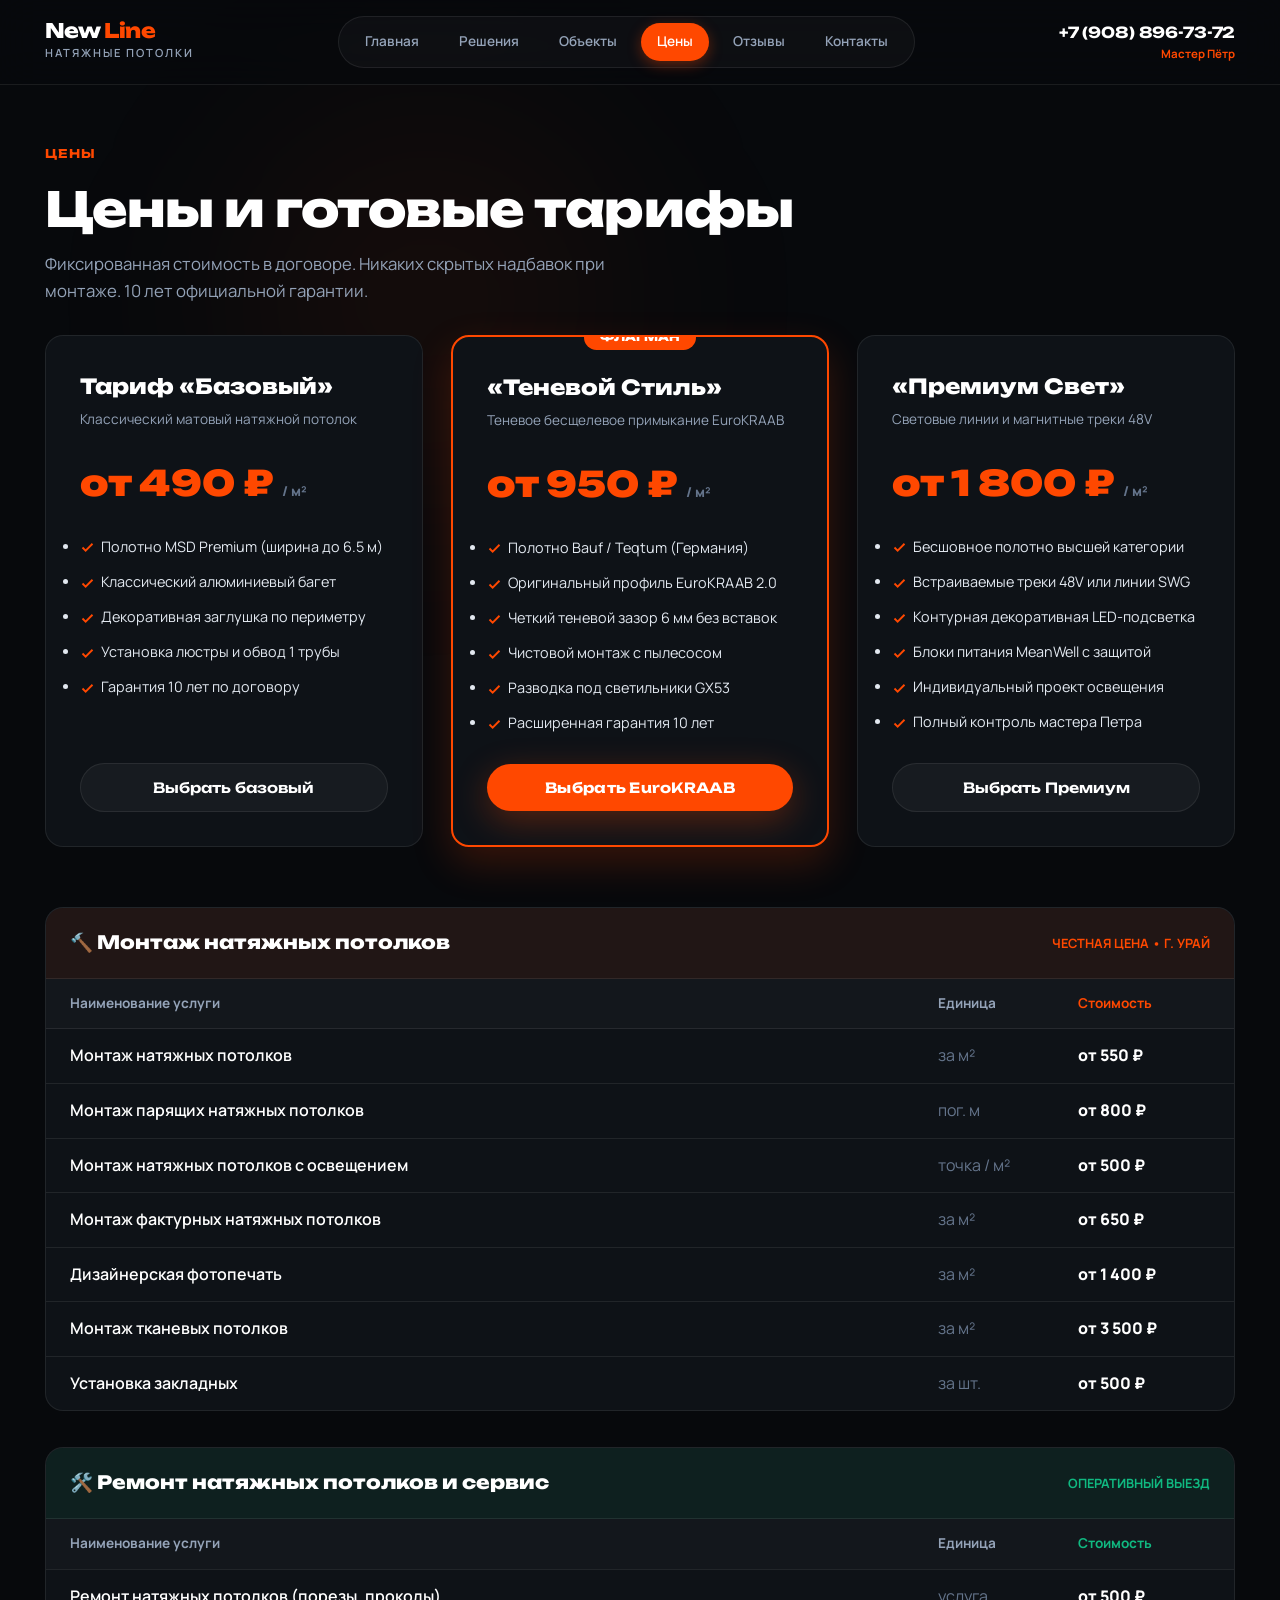
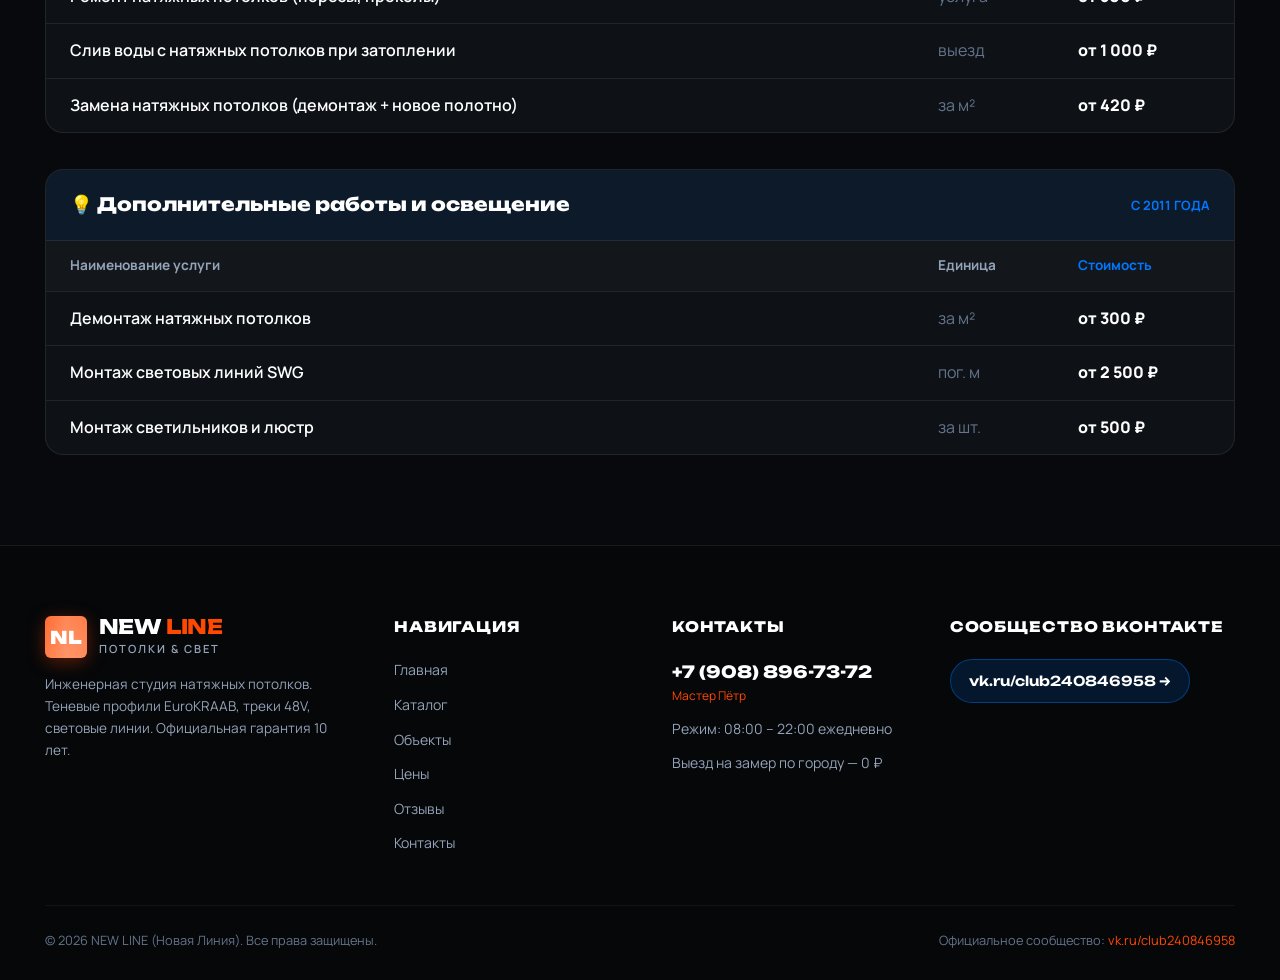
<file: prices.html>
<!DOCTYPE html>
<html lang="ru">
<head>
  <meta charset="UTF-8">
  <meta name="viewport" content="width=device-width, initial-scale=1.0">
  <title>Прайс-лист на натяжные потолки в г. Урай | NEW LINE</title>
  <meta name="description" content="Официальные цены на натяжные потолки в г. Урай от NewLine. Монтаж от 550 ₽/м², парящие от 800 ₽, световые линии, слив воды. Работаем с 2011 года. Тел: +7 (908) 896-91-79.">

  <!-- Open Graph -->
  <meta property="og:title" content="Прайс-лист на натяжные потолки в г. Урай | NEW LINE">
  <meta property="og:description" content="Честные фиксированные цены на монтаж и ремонт натяжных потолков в г. Урай. Работаем с 2011 года. Рассрочка 0%.">
  <meta property="og:image" content="./assets/images/banner.png">

  <!-- Favicon -->
  <link rel="icon" type="image/svg+xml" href="data:image/svg+xml,<svg xmlns='http://www.w3.org/2000/svg' viewBox='0 0 100 100'><rect width='100' height='100' rx='20' fill='%23FF4800'/><path d='M25 75 L25 25 L45 25 L75 75 L75 25' stroke='white' stroke-width='12' fill='none' stroke-linecap='round' stroke-linejoin='round'/></svg>">

  <!-- Stylesheets -->
  <link rel="stylesheet" href="./assets/css/style.css">
  <link rel="stylesheet" href="./assets/css/animations.css">
</head>
<body>

  <div class="bg-ambient-light" style="top: 0; left: 10%;"></div>

  <!-- Header -->
  <header class="studio-header">
    <div class="container">
      <div class="header-inner">
        <a href="./index.html" class="brand-mark">
          <div class="brand-titles">
            <span class="brand-title">New <span>Line</span></span>
            <span class="brand-subtitle">натяжные потолки</span>
          </div>
        </a>

        <nav class="studio-nav">
          <a href="./index.html" class="studio-nav-link">Главная</a>
          <a href="./catalog.html" class="studio-nav-link">Решения</a>
          <a href="./portfolio.html" class="studio-nav-link">Объекты</a>
          <a href="./prices.html" class="studio-nav-link active">Цены</a>
          <a href="./reviews.html" class="studio-nav-link">Отзывы</a>
          <a href="./contacts.html" class="studio-nav-link">Контакты</a>
        </nav>

        <div class="header-actions">
          <div class="header-phone">
            <a href="tel:+79088967372" class="header-phone-link">+7 (908) 896-73-72</a>
            <span class="header-phone-author">Мастер Пётр</span>
          </div>
          <button class="mobile-toggle-btn" aria-label="Меню">
            <svg width="22" height="22" viewBox="0 0 24 24" fill="none" stroke="currentColor" stroke-width="2.5"><line x1="3" y1="12" x2="21" y2="12"/><line x1="3" y1="6" x2="21" y2="6"/><line x1="3" y1="18" x2="21" y2="18"/></svg>
          </button>
        </div>
      </div>
    </div>
  </header>

  <!-- Page Header -->
  <section class="section-space" style="padding-top: 140px; padding-bottom: 30px;">
    <div class="container">
      <span class="studio-section-tag">Цены</span>
      <h1 class="studio-section-title" style="font-size: 3rem; margin-top: 8px;">Цены и готовые тарифы</h1>
      <p style="color: var(--text-muted); max-width: 620px; font-size: 1.05rem; margin-top: 12px;">
        Фиксированная стоимость в договоре. Никаких скрытых надбавок при монтаже. 10 лет официальной гарантии.
      </p>
    </div>
  </section>

  <!-- Pricing Cards -->
  <section class="section-space" style="padding-top: 0;">
    <div class="container">
      <div style="display: grid; grid-template-columns: repeat(3, 1fr); gap: 28px; margin-bottom: 60px;">
        <!-- Card 1 -->
        <div class="solution-art-card" style="padding: 34px;">
          <div style="font-family: var(--font-display); font-size: 1.3rem; font-weight: 800; color: #fff; margin-bottom: 6px;">Тариф «Базовый»</div>
          <p style="font-size: 0.85rem; color: var(--text-muted); margin-bottom: 24px;">Классический матовый натяжной потолок</p>
          <div style="font-family: var(--font-display); font-size: 2.2rem; font-weight: 900; color: var(--primary); margin-bottom: 24px;">
            от 490 ₽ <span style="font-size: 0.85rem; color: var(--text-dim); font-family: var(--font-body);">/ м²</span>
          </div>
          <ul style="display: flex; flex-direction: column; gap: 12px; font-size: 0.9rem; color: #E2E8F0; margin-bottom: 30px; flex-grow: 1;">
            <li><svg width="15" height="15" viewBox="0 0 24 24" fill="none" stroke="var(--primary)" stroke-width="3" style="display:inline-block; vertical-align:middle; margin-right:6px;"><polyline points="20 6 9 17 4 12"/></svg>Полотно MSD Premium (ширина до 6.5 м)</li>
            <li><svg width="15" height="15" viewBox="0 0 24 24" fill="none" stroke="var(--primary)" stroke-width="3" style="display:inline-block; vertical-align:middle; margin-right:6px;"><polyline points="20 6 9 17 4 12"/></svg>Классический алюминиевый багет</li>
            <li><svg width="15" height="15" viewBox="0 0 24 24" fill="none" stroke="var(--primary)" stroke-width="3" style="display:inline-block; vertical-align:middle; margin-right:6px;"><polyline points="20 6 9 17 4 12"/></svg>Декоративная заглушка по периметру</li>
            <li><svg width="15" height="15" viewBox="0 0 24 24" fill="none" stroke="var(--primary)" stroke-width="3" style="display:inline-block; vertical-align:middle; margin-right:6px;"><polyline points="20 6 9 17 4 12"/></svg>Установка люстры и обвод 1 трубы</li>
            <li><svg width="15" height="15" viewBox="0 0 24 24" fill="none" stroke="var(--primary)" stroke-width="3" style="display:inline-block; vertical-align:middle; margin-right:6px;"><polyline points="20 6 9 17 4 12"/></svg>Гарантия 10 лет по договору</li>
          </ul>
          <button class="btn-studio-ghost" data-modal-target="measureModal" style="width: 100%; justify-content: center;">Выбрать базовый</button>
        </div>

        <!-- Card 2 (Featured) -->
        <div class="solution-art-card" style="padding: 34px; border: 2px solid var(--primary); box-shadow: 0 16px 40px rgba(255, 72, 0, 0.2); position: relative;">
          <span style="position: absolute; top: -12px; left: 50%; transform: translateX(-50%); background: var(--primary); color: #fff; font-family: var(--font-display); font-size: 0.7rem; font-weight: 800; padding: 4px 16px; border-radius: var(--radius-full); text-transform: uppercase;">Флагман</span>
          <div style="font-family: var(--font-display); font-size: 1.3rem; font-weight: 800; color: #fff; margin-bottom: 6px;">«Теневой Стиль»</div>
          <p style="font-size: 0.85rem; color: var(--text-muted); margin-bottom: 24px;">Теневое бесщелевое примыкание EuroKRAAB</p>
          <div style="font-family: var(--font-display); font-size: 2.2rem; font-weight: 900; color: var(--primary); margin-bottom: 24px;">
            от 950 ₽ <span style="font-size: 0.85rem; color: var(--text-dim); font-family: var(--font-body);">/ м²</span>
          </div>
          <ul style="display: flex; flex-direction: column; gap: 12px; font-size: 0.9rem; color: #E2E8F0; margin-bottom: 30px; flex-grow: 1;">
            <li><svg width="15" height="15" viewBox="0 0 24 24" fill="none" stroke="var(--primary)" stroke-width="3" style="display:inline-block; vertical-align:middle; margin-right:6px;"><polyline points="20 6 9 17 4 12"/></svg>Полотно Bauf / Teqtum (Германия)</li>
            <li><svg width="15" height="15" viewBox="0 0 24 24" fill="none" stroke="var(--primary)" stroke-width="3" style="display:inline-block; vertical-align:middle; margin-right:6px;"><polyline points="20 6 9 17 4 12"/></svg>Оригинальный профиль EuroKRAAB 2.0</li>
            <li><svg width="15" height="15" viewBox="0 0 24 24" fill="none" stroke="var(--primary)" stroke-width="3" style="display:inline-block; vertical-align:middle; margin-right:6px;"><polyline points="20 6 9 17 4 12"/></svg>Четкий теневой зазор 6 мм без вставок</li>
            <li><svg width="15" height="15" viewBox="0 0 24 24" fill="none" stroke="var(--primary)" stroke-width="3" style="display:inline-block; vertical-align:middle; margin-right:6px;"><polyline points="20 6 9 17 4 12"/></svg>Чистовой монтаж с пылесосом</li>
            <li><svg width="15" height="15" viewBox="0 0 24 24" fill="none" stroke="var(--primary)" stroke-width="3" style="display:inline-block; vertical-align:middle; margin-right:6px;"><polyline points="20 6 9 17 4 12"/></svg>Разводка под светильники GX53</li>
            <li><svg width="15" height="15" viewBox="0 0 24 24" fill="none" stroke="var(--primary)" stroke-width="3" style="display:inline-block; vertical-align:middle; margin-right:6px;"><polyline points="20 6 9 17 4 12"/></svg>Расширенная гарантия 10 лет</li>
          </ul>
          <button class="btn-studio-primary" data-modal-target="measureModal" style="width: 100%; justify-content: center;">Выбрать EuroKRAAB</button>
        </div>

        <!-- Card 3 -->
        <div class="solution-art-card" style="padding: 34px;">
          <div style="font-family: var(--font-display); font-size: 1.3rem; font-weight: 800; color: #fff; margin-bottom: 6px;">«Премиум Свет»</div>
          <p style="font-size: 0.85rem; color: var(--text-muted); margin-bottom: 24px;">Световые линии и магнитные треки 48V</p>
          <div style="font-family: var(--font-display); font-size: 2.2rem; font-weight: 900; color: var(--primary); margin-bottom: 24px;">
            от 1 800 ₽ <span style="font-size: 0.85rem; color: var(--text-dim); font-family: var(--font-body);">/ м²</span>
          </div>
          <ul style="display: flex; flex-direction: column; gap: 12px; font-size: 0.9rem; color: #E2E8F0; margin-bottom: 30px; flex-grow: 1;">
            <li><svg width="15" height="15" viewBox="0 0 24 24" fill="none" stroke="var(--primary)" stroke-width="3" style="display:inline-block; vertical-align:middle; margin-right:6px;"><polyline points="20 6 9 17 4 12"/></svg>Бесшовное полотно высшей категории</li>
            <li><svg width="15" height="15" viewBox="0 0 24 24" fill="none" stroke="var(--primary)" stroke-width="3" style="display:inline-block; vertical-align:middle; margin-right:6px;"><polyline points="20 6 9 17 4 12"/></svg>Встраиваемые треки 48V или линии SWG</li>
            <li><svg width="15" height="15" viewBox="0 0 24 24" fill="none" stroke="var(--primary)" stroke-width="3" style="display:inline-block; vertical-align:middle; margin-right:6px;"><polyline points="20 6 9 17 4 12"/></svg>Контурная декоративная LED-подсветка</li>
            <li><svg width="15" height="15" viewBox="0 0 24 24" fill="none" stroke="var(--primary)" stroke-width="3" style="display:inline-block; vertical-align:middle; margin-right:6px;"><polyline points="20 6 9 17 4 12"/></svg>Блоки питания MeanWell с защитой</li>
            <li><svg width="15" height="15" viewBox="0 0 24 24" fill="none" stroke="var(--primary)" stroke-width="3" style="display:inline-block; vertical-align:middle; margin-right:6px;"><polyline points="20 6 9 17 4 12"/></svg>Индивидуальный проект освещения</li>
            <li><svg width="15" height="15" viewBox="0 0 24 24" fill="none" stroke="var(--primary)" stroke-width="3" style="display:inline-block; vertical-align:middle; margin-right:6px;"><polyline points="20 6 9 17 4 12"/></svg>Полный контроль мастера Петра</li>
          </ul>
          <button class="btn-studio-ghost" data-modal-target="measureModal" style="width: 100%; justify-content: center;">Выбрать Премиум</button>
        </div>
      </div>

      <!-- Categorized Price Tables -->
      <div style="display: flex; flex-direction: column; gap: 36px;">

        <!-- 1. МОНТАЖ -->
        <div style="background: var(--bg-surface); border: 1px solid var(--border-subtle); border-radius: var(--radius-md); overflow: hidden;">
          <div style="padding: 20px 24px; background: rgba(255, 72, 0, 0.08); border-bottom: 1px solid var(--border-subtle); display: flex; align-items: center; justify-content: space-between;">
            <div style="font-family: var(--font-display); font-size: 1.15rem; font-weight: 800; color: #fff;">
              🔨 Монтаж натяжных потолков
            </div>
            <span style="font-size: 0.8rem; color: var(--primary); font-weight: 700; text-transform: uppercase;">Честная цена • г. Урай</span>
          </div>
          <div style="overflow-x: auto;">
            <table style="width: 100%; border-collapse: collapse; min-width: 600px; text-align: left;">
              <thead>
                <tr style="border-bottom: 1px solid var(--border-subtle); background: rgba(255, 255, 255, 0.02);">
                  <th style="padding: 14px 24px; font-size: 0.85rem; color: var(--text-muted);">Наименование услуги</th>
                  <th style="padding: 14px 24px; font-size: 0.85rem; color: var(--text-muted); width: 140px;">Единица</th>
                  <th style="padding: 14px 24px; font-size: 0.85rem; color: var(--primary); width: 180px;">Стоимость</th>
                </tr>
              </thead>
              <tbody>
                <tr style="border-bottom: 1px solid var(--border-subtle);"><td style="padding: 14px 24px; font-weight: 600; color: #fff;">Монтаж натяжных потолков</td><td style="padding: 14px 24px; color: var(--text-dim);">за м²</td><td style="padding: 14px 24px; font-weight: 800; color: #fff;">от 550 ₽</td></tr>
                <tr style="border-bottom: 1px solid var(--border-subtle);"><td style="padding: 14px 24px; font-weight: 600; color: #fff;">Монтаж парящих натяжных потолков</td><td style="padding: 14px 24px; color: var(--text-dim);">пог. м</td><td style="padding: 14px 24px; font-weight: 800; color: #fff;">от 800 ₽</td></tr>
                <tr style="border-bottom: 1px solid var(--border-subtle);"><td style="padding: 14px 24px; font-weight: 600; color: #fff;">Монтаж натяжных потолков с освещением</td><td style="padding: 14px 24px; color: var(--text-dim);">точка / м²</td><td style="padding: 14px 24px; font-weight: 800; color: #fff;">от 500 ₽</td></tr>
                <tr style="border-bottom: 1px solid var(--border-subtle);"><td style="padding: 14px 24px; font-weight: 600; color: #fff;">Монтаж фактурных натяжных потолков</td><td style="padding: 14px 24px; color: var(--text-dim);">за м²</td><td style="padding: 14px 24px; font-weight: 800; color: #fff;">от 650 ₽</td></tr>
                <tr style="border-bottom: 1px solid var(--border-subtle);"><td style="padding: 14px 24px; font-weight: 600; color: #fff;">Дизайнерская фотопечать</td><td style="padding: 14px 24px; color: var(--text-dim);">за м²</td><td style="padding: 14px 24px; font-weight: 800; color: #fff;">от 1 400 ₽</td></tr>
                <tr style="border-bottom: 1px solid var(--border-subtle);"><td style="padding: 14px 24px; font-weight: 600; color: #fff;">Монтаж тканевых потолков</td><td style="padding: 14px 24px; color: var(--text-dim);">за м²</td><td style="padding: 14px 24px; font-weight: 800; color: #fff;">от 3 500 ₽</td></tr>
                <tr><td style="padding: 14px 24px; font-weight: 600; color: #fff;">Установка закладных</td><td style="padding: 14px 24px; color: var(--text-dim);">за шт.</td><td style="padding: 14px 24px; font-weight: 800; color: #fff;">от 500 ₽</td></tr>
              </tbody>
            </table>
          </div>
        </div>

        <!-- 2. РЕМОНТ -->
        <div style="background: var(--bg-surface); border: 1px solid var(--border-subtle); border-radius: var(--radius-md); overflow: hidden;">
          <div style="padding: 20px 24px; background: rgba(16, 185, 129, 0.08); border-bottom: 1px solid var(--border-subtle); display: flex; align-items: center; justify-content: space-between;">
            <div style="font-family: var(--font-display); font-size: 1.15rem; font-weight: 800; color: #fff;">
              🛠️ Ремонт натяжных потолков и сервис
            </div>
            <span style="font-size: 0.8rem; color: #10B981; font-weight: 700; text-transform: uppercase;">Оперативный выезд</span>
          </div>
          <div style="overflow-x: auto;">
            <table style="width: 100%; border-collapse: collapse; min-width: 600px; text-align: left;">
              <thead>
                <tr style="border-bottom: 1px solid var(--border-subtle); background: rgba(255, 255, 255, 0.02);">
                  <th style="padding: 14px 24px; font-size: 0.85rem; color: var(--text-muted);">Наименование услуги</th>
                  <th style="padding: 14px 24px; font-size: 0.85rem; color: var(--text-muted); width: 140px;">Единица</th>
                  <th style="padding: 14px 24px; font-size: 0.85rem; color: #10B981; width: 180px;">Стоимость</th>
                </tr>
              </thead>
              <tbody>
                <tr style="border-bottom: 1px solid var(--border-subtle);"><td style="padding: 14px 24px; font-weight: 600; color: #fff;">Ремонт натяжных потолков (порезы, проколы)</td><td style="padding: 14px 24px; color: var(--text-dim);">услуга</td><td style="padding: 14px 24px; font-weight: 800; color: #fff;">от 500 ₽</td></tr>
                <tr style="border-bottom: 1px solid var(--border-subtle);"><td style="padding: 14px 24px; font-weight: 600; color: #fff;">Слив воды с натяжных потолков при затоплении</td><td style="padding: 14px 24px; color: var(--text-dim);">выезд</td><td style="padding: 14px 24px; font-weight: 800; color: #fff;">от 1 000 ₽</td></tr>
                <tr><td style="padding: 14px 24px; font-weight: 600; color: #fff;">Замена натяжных потолков (демонтаж + новое полотно)</td><td style="padding: 14px 24px; color: var(--text-dim);">за м²</td><td style="padding: 14px 24px; font-weight: 800; color: #fff;">от 420 ₽</td></tr>
              </tbody>
            </table>
          </div>
        </div>

        <!-- 3. ДОПОЛНИТЕЛЬНЫЕ РАБОТЫ -->
        <div style="background: var(--bg-surface); border: 1px solid var(--border-subtle); border-radius: var(--radius-md); overflow: hidden;">
          <div style="padding: 20px 24px; background: rgba(0, 119, 255, 0.08); border-bottom: 1px solid var(--border-subtle); display: flex; align-items: center; justify-content: space-between;">
            <div style="font-family: var(--font-display); font-size: 1.15rem; font-weight: 800; color: #fff;">
              💡 Дополнительные работы и освещение
            </div>
            <span style="font-size: 0.8rem; color: #0077FF; font-weight: 700; text-transform: uppercase;">С 2011 года</span>
          </div>
          <div style="overflow-x: auto;">
            <table style="width: 100%; border-collapse: collapse; min-width: 600px; text-align: left;">
              <thead>
                <tr style="border-bottom: 1px solid var(--border-subtle); background: rgba(255, 255, 255, 0.02);">
                  <th style="padding: 14px 24px; font-size: 0.85rem; color: var(--text-muted);">Наименование услуги</th>
                  <th style="padding: 14px 24px; font-size: 0.85rem; color: var(--text-muted); width: 140px;">Единица</th>
                  <th style="padding: 14px 24px; font-size: 0.85rem; color: #0077FF; width: 180px;">Стоимость</th>
                </tr>
              </thead>
              <tbody>
                <tr style="border-bottom: 1px solid var(--border-subtle);"><td style="padding: 14px 24px; font-weight: 600; color: #fff;">Демонтаж натяжных потолков</td><td style="padding: 14px 24px; color: var(--text-dim);">за м²</td><td style="padding: 14px 24px; font-weight: 800; color: #fff;">от 300 ₽</td></tr>
                <tr style="border-bottom: 1px solid var(--border-subtle);"><td style="padding: 14px 24px; font-weight: 600; color: #fff;">Монтаж световых линий SWG</td><td style="padding: 14px 24px; color: var(--text-dim);">пог. м</td><td style="padding: 14px 24px; font-weight: 800; color: #fff;">от 2 500 ₽</td></tr>
                <tr><td style="padding: 14px 24px; font-weight: 600; color: #fff;">Монтаж светильников и люстр</td><td style="padding: 14px 24px; color: var(--text-dim);">за шт.</td><td style="padding: 14px 24px; font-weight: 800; color: #fff;">от 500 ₽</td></tr>
              </tbody>
            </table>
          </div>
        </div>

      </div>
    </div>
  </section>

  <!-- Studio Footer -->
  <footer class="studio-footer">
    <div class="container">
      <div class="footer-top-grid">
        <div>
          <div class="brand-mark" style="margin-bottom: 16px;">
            <div class="brand-symbol">NL</div>
            <div class="brand-titles">
              <span class="brand-title">NEW <span>LINE</span></span>
              <span class="brand-subtitle">потолки & свет</span>
            </div>
          </div>
          <p style="font-size: 0.85rem; line-height: 1.6;">
            Инженерная студия натяжных потолков. Теневые профили EuroKRAAB, треки 48V, световые линии. Официальная гарантия 10 лет.
          </p>
        </div>

        <div>
          <h4 class="footer-heading">Навигация</h4>
          <div class="footer-list">
            <a href="./index.html" class="footer-link">Главная</a>
            <a href="./catalog.html" class="footer-link">Каталог</a>
            <a href="./portfolio.html" class="footer-link">Объекты</a>
            <a href="./prices.html" class="footer-link">Цены</a>
            <a href="./reviews.html" class="footer-link">Отзывы</a>
            <a href="./contacts.html" class="footer-link">Контакты</a>
          </div>
        </div>

        <div>
          <h4 class="footer-heading">Контакты</h4>
          <div class="footer-list">
            <div>
              <a href="tel:+79088967372" style="font-family: var(--font-display); font-size: 1.05rem; font-weight: 800; color: #fff;">+7 (908) 896-73-72</a>
              <div style="font-size: 0.75rem; color: var(--primary);">Мастер Пётр</div>
            </div>
            <div>Режим: 08:00 – 22:00 ежедневно</div>
            <div>Выезд на замер по городу — 0 ₽</div>
          </div>
        </div>

        <div>
          <h4 class="footer-heading">Сообщество ВКонтакте</h4>
          <a href="https://vk.ru/club240846958" target="_blank" rel="noopener" class="btn-studio-ghost" style="padding: 10px 18px; font-size: 0.85rem; color: #fff; border-color: rgba(0, 119, 255, 0.4); background: rgba(0, 119, 255, 0.15);">
            vk.ru/club240846958 →
          </a>
        </div>
      </div>

      <div class="footer-bottom-row">
        <div>© 2026 NEW LINE (Новая Линия). Все права защищены.</div>
        <div>Официальное сообщество: <a href="https://vk.ru/club240846958" target="_blank" rel="noopener" style="color: var(--primary);">vk.ru/club240846958</a></div>
      </div>
    </div>
  </footer>

  <!-- Modal -->
  <div class="modal-overlay" id="measureModal">
    <div class="modal-box">
      <button class="modal-close">✕</button>
      <div style="font-family: var(--font-display); font-size: 1.35rem; font-weight: 800; color: #fff; margin-bottom: 6px;">Вызов мастера на замер</div>
      <p style="font-size: 0.85rem; color: var(--text-muted); margin-bottom: 24px;">Мастер Пётр согласует удобное время визита с образцами полотен.</p>
      
      <form class="ajax-form">
        <input type="text" name="name" class="studio-input" placeholder="Ваше имя" required>
        <input type="tel" name="phone" class="studio-input" placeholder="+7 (908) ___-__-__" required>
        <button type="submit" class="btn-studio-primary" style="width: 100%; justify-content: center; margin-top: 10px;">
          Записаться на замер (0 ₽)
        </button>
      </form>
    </div>
  </div>

  <script src="./assets/js/main.js"></script>
</body>
</html>
</file>
<file: assets/css/style.css>
/* ==========================================================================
   NEW LINE — АРХИТЕКТУРА ПОТОЛКА И СВЕТА
   Авторский дизайн студии натяжных потолков | Мастер-технолог Пётр
   Типографика: Unbounded + Manrope | Палитра: Deep Obsidian & Electric Orange
   ========================================================================== */

@import url('https://fonts.googleapis.com/css2?family=Manrope:wght@300;400;500;600;700;800&family=Unbounded:wght@400;500;600;700;800;900&display=swap');

:root {
  --primary: #FF4800;
  --primary-hover: #E03E00;
  --primary-glow: rgba(255, 72, 0, 0.35);
  --primary-soft: rgba(255, 72, 0, 0.12);

  --bg-dark: #07090C;
  --bg-surface: #0E1217;
  --bg-card: #141922;
  --bg-card-hover: #1A212D;

  --border-subtle: rgba(255, 255, 255, 0.08);
  --border-hover: rgba(255, 72, 0, 0.4);
  --border-glow: rgba(255, 72, 0, 0.6);

  --text-white: #FFFFFF;
  --text-muted: #94A3B8;
  --text-dim: #64748B;

  --font-display: 'Unbounded', sans-serif;
  --font-body: 'Manrope', -apple-system, BlinkMacSystemFont, sans-serif;

  --vk-blue: #0077FF;
  --wa-green: #25D366;
  --gold: #F59E0B;

  --radius-xs: 6px;
  --radius-sm: 12px;
  --radius-md: 18px;
  --radius-lg: 26px;
  --radius-full: 9999px;

  --shadow-subtle: 0 4px 20px rgba(0, 0, 0, 0.4);
  --shadow-orange: 0 10px 35px rgba(255, 72, 0, 0.3);
  --shadow-deep: 0 20px 50px rgba(0, 0, 0, 0.7);

  --ease-out: cubic-bezier(0.16, 1, 0.3, 1);
  --transition: all 0.3s cubic-bezier(0.16, 1, 0.3, 1);
}

/* Reset & Base */
*, *::before, *::after {
  box-sizing: border-box;
  margin: 0;
  padding: 0;
}

html {
  scroll-behavior: smooth;
  font-size: 16px;
  background-color: var(--bg-dark);
}

body {
  font-family: var(--font-body);
  background-color: var(--bg-dark);
  color: var(--text-white);
  line-height: 1.6;
  overflow-x: hidden;
  -webkit-font-smoothing: antialiased;
  position: relative;
}

/* Ambient glow in background */
.bg-ambient-light {
  position: fixed;
  width: 600px;
  height: 600px;
  border-radius: 50%;
  background: radial-gradient(circle, rgba(255, 72, 0, 0.08) 0%, transparent 70%);
  pointer-events: none;
  z-index: 0;
  filter: blur(80px);
}

a {
  color: inherit;
  text-decoration: none;
  transition: var(--transition);
}

img {
  max-width: 100%;
  height: auto;
  display: block;
}

button, input, select, textarea {
  font-family: var(--font-body);
  color: inherit;
  outline: none;
}

button {
  cursor: pointer;
  border: none;
  background: none;
}

.container {
  width: 100%;
  max-width: 100%;
  margin: 0 auto;
  padding: 0 clamp(20px, 3.5vw, 64px);
  position: relative;
  z-index: 2;
}

/* ==========================================================================
   Header & Navigation (Architectural Studio)
   ========================================================================== */
.studio-header {
  position: fixed;
  top: 0;
  left: 0;
  right: 0;
  z-index: 1000;
  padding: 16px 0;
  background: rgba(7, 9, 12, 0.75);
  backdrop-filter: blur(20px);
  -webkit-backdrop-filter: blur(20px);
  border-bottom: 1px solid var(--border-subtle);
  transition: var(--transition);
}

.studio-header.scrolled {
  background: rgba(7, 9, 12, 0.95);
  padding: 12px 0;
  box-shadow: 0 10px 30px rgba(0, 0, 0, 0.5);
}

.header-inner {
  display: flex;
  align-items: center;
  justify-content: space-between;
  gap: 20px;
}

/* Brand Logo */
.brand-mark {
  display: flex;
  align-items: center;
  gap: 12px;
}

.brand-symbol {
  width: 42px;
  height: 42px;
  border-radius: var(--radius-xs);
  background: linear-gradient(135deg, var(--primary), #FF7338);
  display: flex;
  align-items: center;
  justify-content: center;
  font-family: var(--font-display);
  font-weight: 900;
  font-size: 1.1rem;
  color: #fff;
  box-shadow: 0 4px 18px var(--primary-glow);
  position: relative;
  overflow: hidden;
}

.brand-symbol::after {
  content: '';
  position: absolute;
  top: -50%;
  left: -50%;
  width: 200%;
  height: 200%;
  background: linear-gradient(45deg, transparent, rgba(255, 255, 255, 0.3), transparent);
  transform: rotate(45deg);
  animation: lightSweep 4s infinite;
}

.brand-titles {
  display: flex;
  flex-direction: column;
}

.brand-title {
  font-family: var(--font-display);
  font-size: 1.25rem;
  font-weight: 800;
  letter-spacing: -0.02em;
  color: #fff;
  line-height: 1;
}

.brand-title span {
  color: var(--primary);
}

.brand-subtitle {
  font-size: 0.7rem;
  text-transform: uppercase;
  letter-spacing: 0.18em;
  color: var(--text-muted);
  margin-top: 3px;
  font-weight: 600;
}

/* Navigation Links */
.studio-nav {
  display: flex;
  align-items: center;
  gap: 8px;
  background: rgba(255, 255, 255, 0.03);
  padding: 6px 10px;
  border-radius: var(--radius-full);
  border: 1px solid var(--border-subtle);
}

.studio-nav-link {
  font-size: 0.85rem;
  font-weight: 600;
  color: var(--text-muted);
  padding: 8px 16px;
  border-radius: var(--radius-full);
  transition: var(--transition);
  position: relative;
}

.studio-nav-link:hover {
  color: #fff;
  background: rgba(255, 255, 255, 0.05);
}

.studio-nav-link.active {
  color: #fff;
  background: var(--primary);
  box-shadow: 0 4px 14px var(--primary-glow);
}

/* Header Status & Call */
.header-actions {
  display: flex;
  align-items: center;
  gap: 16px;
}

.status-chip {
  display: flex;
  align-items: center;
  gap: 8px;
  padding: 6px 14px;
  background: rgba(255, 255, 255, 0.04);
  border: 1px solid var(--border-subtle);
  border-radius: var(--radius-full);
  font-size: 0.78rem;
  font-weight: 600;
  color: var(--text-muted);
}

.status-dot {
  width: 8px;
  height: 8px;
  border-radius: 50%;
  background: #10B981;
  box-shadow: 0 0 10px #10B981;
  animation: pulseDot 2s infinite;
}

.header-phone {
  display: flex;
  flex-direction: column;
  text-align: right;
}

.header-phone-link {
  font-family: var(--font-display);
  font-size: 0.95rem;
  font-weight: 700;
  color: #fff;
  letter-spacing: -0.01em;
}

.header-phone-link:hover {
  color: var(--primary);
}

.header-phone-author {
  font-size: 0.72rem;
  color: var(--primary);
  font-weight: 700;
}

/* Mobile Nav Toggle */
.mobile-toggle-btn {
  display: none;
  background: rgba(255, 255, 255, 0.05);
  border: 1px solid var(--border-subtle);
  border-radius: var(--radius-xs);
  width: 42px;
  height: 42px;
  align-items: center;
  justify-content: center;
  color: #fff;
}

/* ==========================================================================
   Hero Section (Kinetic Typography & High-End Visual)
   ========================================================================== */
/* ==========================================================================
   Hero Section: Bento Architectural Visualizer
   ========================================================================== */
.hero-studio {
  padding-top: 135px;
  padding-bottom: 50px;
  position: relative;
  overflow: hidden;
}

/* Micro Top Bar */
.hero-top-microbar {
  display: flex;
  align-items: center;
  justify-content: space-between;
  gap: 16px;
  padding: 10px 22px;
  background: rgba(255, 255, 255, 0.025);
  border: 1px solid var(--border-subtle);
  border-radius: var(--radius-full);
  margin-bottom: 24px;
  backdrop-filter: blur(10px);
}

.microbar-brand {
  display: flex;
  align-items: center;
  gap: 8px;
  font-family: var(--font-display);
  font-size: 0.8rem;
  font-weight: 800;
  color: #fff;
  letter-spacing: 0.02em;
}

.microbar-dot {
  width: 8px;
  height: 8px;
  border-radius: 2px;
  background: var(--primary);
  box-shadow: 0 0 10px var(--primary);
}

.microbar-location {
  display: flex;
  align-items: center;
  gap: 8px;
  font-size: 0.8rem;
  font-weight: 600;
  color: var(--text-muted);
}

.microbar-location svg {
  color: var(--primary);
  flex-shrink: 0;
}

.microbar-status {
  display: flex;
  align-items: center;
  gap: 8px;
  font-size: 0.78rem;
  font-weight: 700;
  color: #10B981;
}

.status-pulse-dot {
  width: 8px;
  height: 8px;
  border-radius: 50%;
  background: #10B981;
  box-shadow: 0 0 10px #10B981;
  animation: pulseDot 2s infinite;
  display: inline-block;
  flex-shrink: 0;
}

/* Bento Main Grid */
.hero-bento-grid {
  display: grid;
  grid-template-columns: 1.05fr 0.95fr;
  gap: 24px;
  align-items: stretch;
}

/* Left Bento Module */
.hero-bento-main {
  background: linear-gradient(165deg, rgba(255, 255, 255, 0.035) 0%, rgba(13, 17, 23, 0.96) 100%);
  border: 1px solid var(--border-subtle);
  border-radius: var(--radius-lg);
  padding: 42px 40px;
  display: flex;
  flex-direction: column;
  justify-content: center;
  position: relative;
  overflow: hidden;
  box-shadow: var(--shadow-deep);
}

.hero-bento-main::before {
  content: '';
  position: absolute;
  top: 0;
  left: 0;
  width: 100%;
  height: 3px;
  background: linear-gradient(90deg, var(--primary), transparent 80%);
}

.hero-pill-category {
  display: inline-flex;
  align-items: center;
  gap: 8px;
  font-family: var(--font-display);
  font-size: 0.74rem;
  font-weight: 800;
  text-transform: uppercase;
  letter-spacing: 0.08em;
  color: var(--primary);
  margin-bottom: 20px;
}

.pill-sep {
  color: rgba(255, 255, 255, 0.3);
}

.hero-display-title {
  font-family: var(--font-display);
  font-size: 2.85rem;
  font-weight: 900;
  line-height: 1.14;
  letter-spacing: -0.03em;
  color: #fff;
  margin-bottom: 20px;
}

.hero-glow-accent {
  background: linear-gradient(135deg, #FF4800, #FFA770);
  -webkit-background-clip: text;
  -webkit-text-fill-color: transparent;
}

.hero-subtext {
  font-size: 1.02rem;
  color: var(--text-muted);
  line-height: 1.7;
  max-width: 530px;
  margin-bottom: 30px;
}

.hero-action-buttons {
  display: flex;
  align-items: center;
  gap: 12px;
  flex-wrap: wrap;
  margin-bottom: 34px;
}

/* Buttons */
.btn-studio-primary {
  display: inline-flex;
  align-items: center;
  justify-content: center;
  gap: 10px;
  background: var(--primary);
  color: #fff;
  font-family: var(--font-display);
  font-size: 0.88rem;
  font-weight: 700;
  letter-spacing: 0.02em;
  padding: 15px 28px;
  border-radius: var(--radius-full);
  box-shadow: var(--shadow-orange);
  position: relative;
  overflow: hidden;
  transition: var(--transition);
}

.btn-studio-primary:hover {
  background: var(--primary-hover);
  transform: translateY(-2px);
  box-shadow: 0 14px 40px rgba(255, 72, 0, 0.45);
}

.btn-studio-whatsapp {
  display: inline-flex;
  align-items: center;
  justify-content: center;
  gap: 9px;
  background: #1FB357;
  color: #fff;
  font-family: var(--font-display);
  font-size: 0.88rem;
  font-weight: 700;
  padding: 15px 24px;
  border-radius: var(--radius-full);
  box-shadow: 0 8px 24px rgba(31, 179, 87, 0.3);
  transition: var(--transition);
}

.btn-studio-whatsapp:hover {
  background: #189e4c;
  transform: translateY(-2px);
  box-shadow: 0 12px 30px rgba(31, 179, 87, 0.45);
  color: #fff;
}

.btn-studio-ghost {
  display: inline-flex;
  align-items: center;
  justify-content: center;
  gap: 8px;
  background: rgba(255, 255, 255, 0.04);
  color: #fff;
  font-family: var(--font-display);
  font-size: 0.88rem;
  font-weight: 600;
  padding: 15px 22px;
  border-radius: var(--radius-full);
  border: 1px solid var(--border-subtle);
  transition: var(--transition);
}

.btn-studio-ghost:hover {
  background: rgba(255, 255, 255, 0.08);
  border-color: rgba(255, 255, 255, 0.2);
  transform: translateY(-2px);
}

/* Micro Specs Badges */
.hero-specs-row {
  display: grid;
  grid-template-columns: repeat(3, 1fr);
  gap: 12px;
  padding-top: 24px;
  border-top: 1px solid rgba(255, 255, 255, 0.06);
}

.spec-chip {
  display: flex;
  align-items: flex-start;
  gap: 8px;
  font-size: 0.76rem;
  font-weight: 600;
  color: #CBD5E1;
  line-height: 1.35;
}

.spec-chip svg {
  color: var(--primary);
  flex-shrink: 0;
  margin-top: 1px;
}

/* Right Bento Module: Interactive Visual Stage */
.hero-visual-stage {
  background: var(--bg-surface);
  border: 1px solid var(--border-subtle);
  border-radius: var(--radius-lg);
  padding: 22px;
  display: flex;
  flex-direction: column;
  box-shadow: var(--shadow-deep);
  position: relative;
  overflow: hidden;
}

.stage-frame {
  display: flex;
  flex-direction: column;
  height: 100%;
}

.stage-controls-header {
  display: flex;
  align-items: center;
  justify-content: space-between;
  margin-bottom: 12px;
  gap: 12px;
}

.stage-controls-title {
  font-size: 0.78rem;
  font-weight: 700;
  color: var(--text-dim);
  text-transform: uppercase;
  letter-spacing: 0.05em;
}

.stage-ambient-toggle {
  display: inline-flex;
  align-items: center;
  gap: 8px;
  padding: 6px 14px;
  background: rgba(255, 255, 255, 0.04);
  border: 1px solid var(--border-subtle);
  border-radius: var(--radius-full);
  cursor: pointer;
  transition: var(--transition);
  user-select: none;
}

.stage-ambient-toggle:hover {
  background: rgba(255, 255, 255, 0.08);
}

.stage-ambient-toggle.active {
  background: rgba(255, 72, 0, 0.16);
  border-color: var(--primary);
  box-shadow: 0 0 15px rgba(255, 72, 0, 0.25);
}

.ambient-toggle-indicator {
  width: 8px;
  height: 8px;
  border-radius: 50%;
  background: var(--text-dim);
  transition: var(--transition);
}

.stage-ambient-toggle.active .ambient-toggle-indicator {
  background: #FFA500;
  box-shadow: 0 0 8px #FFA500;
}

.ambient-toggle-text {
  font-family: var(--font-display);
  font-size: 0.72rem;
  font-weight: 700;
  color: #fff;
}

/* Tabs list */
.stage-tabs-list {
  display: grid;
  grid-template-columns: repeat(4, 1fr);
  gap: 6px;
  margin-bottom: 14px;
}

.stage-tab-btn {
  background: rgba(255, 255, 255, 0.03);
  border: 1px solid var(--border-subtle);
  color: var(--text-muted);
  padding: 9px 8px;
  border-radius: var(--radius-xs);
  font-family: var(--font-display);
  font-size: 0.72rem;
  font-weight: 700;
  cursor: pointer;
  transition: var(--transition);
  text-align: center;
  white-space: nowrap;
}

.stage-tab-btn:hover {
  color: #fff;
  background: rgba(255, 255, 255, 0.06);
}

.stage-tab-btn.active {
  background: var(--primary);
  color: #fff;
  border-color: var(--primary);
  box-shadow: 0 4px 14px var(--primary-glow);
}

/* Stage Viewport */
.stage-viewport {
  position: relative;
  border-radius: var(--radius-md);
  overflow: hidden;
  height: 310px;
  background: #000;
  margin-bottom: 16px;
  border: 1px solid rgba(255, 255, 255, 0.08);
}

.stage-img {
  width: 100%;
  height: 100%;
  object-fit: cover;
  transition: opacity 0.25s ease, transform 0.25s ease;
  display: block;
}

/* Ambient glow overlay */
.stage-ambient-overlay {
  position: absolute;
  inset: 0;
  pointer-events: none;
  opacity: 0;
  transition: opacity 0.6s ease;
  background: radial-gradient(circle at 50% 20%, rgba(255, 120, 30, 0.45) 0%, rgba(255, 72, 0, 0.2) 50%, rgba(0, 0, 0, 0.6) 100%);
  mix-blend-mode: screen;
}

.stage-ambient-overlay.active {
  opacity: 1;
}

/* Floating live specs badge inside stage */
.stage-floating-info {
  position: absolute;
  bottom: 14px;
  left: 14px;
  background: rgba(10, 14, 19, 0.88);
  backdrop-filter: blur(14px);
  border: 1px solid var(--border-subtle);
  border-left: 3px solid var(--primary);
  border-radius: var(--radius-xs);
  padding: 10px 16px;
  z-index: 4;
}

.stage-info-badge {
  font-size: 0.68rem;
  text-transform: uppercase;
  font-weight: 800;
  color: var(--primary);
  letter-spacing: 0.05em;
  margin-bottom: 2px;
}

.stage-info-title {
  font-family: var(--font-display);
  font-size: 0.92rem;
  font-weight: 800;
  color: #fff;
}

.stage-info-price {
  font-size: 0.78rem;
  font-weight: 700;
  color: var(--gold);
  margin-top: 2px;
}

/* Stage bottom dock */
.stage-dock-bar {
  display: flex;
  align-items: center;
  justify-content: space-between;
  gap: 14px;
  background: rgba(255, 255, 255, 0.02);
  border: 1px solid var(--border-subtle);
  border-radius: var(--radius-sm);
  padding: 12px 16px;
  margin-top: auto;
}

.dock-master-info {
  display: flex;
  align-items: center;
  gap: 10px;
}

.dock-avatar {
  width: 36px;
  height: 36px;
  border-radius: 50%;
  background: linear-gradient(135deg, var(--primary), #FF7338);
  display: flex;
  align-items: center;
  justify-content: center;
  font-family: var(--font-display);
  font-weight: 800;
  color: #fff;
  font-size: 0.95rem;
  flex-shrink: 0;
  box-shadow: 0 4px 12px var(--primary-glow);
}

.dock-text {
  display: flex;
  flex-direction: column;
}

.dock-name {
  font-family: var(--font-display);
  font-size: 0.85rem;
  font-weight: 800;
  color: #fff;
  line-height: 1.2;
}

.dock-sub {
  font-size: 0.72rem;
  color: var(--text-dim);
  margin-top: 2px;
}

.dock-phone-btn {
  display: inline-flex;
  align-items: center;
  gap: 6px;
  background: rgba(255, 72, 0, 0.12);
  border: 1px solid rgba(255, 72, 0, 0.3);
  padding: 7px 14px;
  border-radius: var(--radius-full);
  font-family: var(--font-display);
  font-size: 0.85rem;
  font-weight: 800;
  color: #fff;
  transition: var(--transition);
  white-space: nowrap;
}

.dock-phone-btn:hover {
  background: var(--primary);
  border-color: var(--primary);
  color: #fff;
}

/* ==========================================================================
   Kinetic Marquee Ticker
   ========================================================================== */
.kinetic-marquee-wrap {
  background: #0E1217;
  border-top: 1px solid var(--border-subtle);
  border-bottom: 1px solid var(--border-subtle);
  padding: 16px 0;
  overflow: hidden;
  user-select: none;
}

.marquee-content {
  display: flex;
  align-items: center;
  gap: 40px;
  white-space: nowrap;
  animation: marqueeLoop 25s linear infinite;
}

.marquee-item {
  display: flex;
  align-items: center;
  gap: 16px;
  font-family: var(--font-display);
  font-size: 0.88rem;
  font-weight: 700;
  letter-spacing: 0.08em;
  text-transform: uppercase;
  color: #E2E8F0;
}

.marquee-separator {
  color: var(--primary);
  font-size: 1.1rem;
}

/* ==========================================================================
   Architecture Ceiling Solutions (Art-Gallery Grid)
   ========================================================================== */
.section-space {
  padding: 90px 0;
}

.studio-section-head {
  margin-bottom: 50px;
}

.studio-section-tag {
  font-family: var(--font-display);
  font-size: 0.75rem;
  font-weight: 700;
  text-transform: uppercase;
  letter-spacing: 0.1em;
  color: var(--primary);
  display: inline-block;
  margin-bottom: 10px;
}

.studio-section-title {
  font-family: var(--font-display);
  font-size: 2.4rem;
  font-weight: 800;
  line-height: 1.2;
  letter-spacing: -0.02em;
  color: #fff;
}

.studio-grid-solutions {
  display: grid;
  grid-template-columns: repeat(3, 1fr);
  gap: 28px;
}

.solution-art-card {
  background: var(--bg-surface);
  border: 1px solid var(--border-subtle);
  border-radius: var(--radius-md);
  overflow: hidden;
  display: flex;
  flex-direction: column;
  transition: var(--transition);
  position: relative;
}

.solution-art-card:hover {
  transform: translateY(-6px);
  border-color: var(--border-hover);
  box-shadow: 0 16px 40px rgba(0, 0, 0, 0.6), 0 0 25px var(--primary-soft);
}

.solution-media {
  position: relative;
  height: 240px;
  overflow: hidden;
}

.solution-media img {
  width: 100%;
  height: 100%;
  object-fit: cover;
  transition: transform 0.6s var(--ease-out);
}

.solution-art-card:hover .solution-media img {
  transform: scale(1.08);
}

.solution-badge-pill {
  position: absolute;
  top: 14px;
  left: 14px;
  background: rgba(8, 10, 13, 0.85);
  backdrop-filter: blur(8px);
  border: 1px solid rgba(255, 255, 255, 0.15);
  padding: 4px 12px;
  border-radius: var(--radius-full);
  font-family: var(--font-display);
  font-size: 0.7rem;
  font-weight: 700;
  text-transform: uppercase;
  letter-spacing: 0.04em;
  color: #fff;
}

.solution-badge-pill.hot {
  background: var(--primary);
  border-color: var(--primary);
}

.solution-body {
  padding: 26px;
  display: flex;
  flex-direction: column;
  flex-grow: 1;
}

.solution-title {
  font-family: var(--font-display);
  font-size: 1.25rem;
  font-weight: 800;
  letter-spacing: -0.01em;
  color: #fff;
  margin-bottom: 10px;
}

.solution-desc {
  font-size: 0.9rem;
  color: var(--text-muted);
  line-height: 1.6;
  margin-bottom: 20px;
  flex-grow: 1;
}

.solution-meta-tags {
  display: flex;
  gap: 8px;
  flex-wrap: wrap;
  margin-bottom: 20px;
}

.meta-tag {
  font-size: 0.75rem;
  font-weight: 600;
  color: #CBD5E1;
  background: rgba(255, 255, 255, 0.04);
  padding: 4px 10px;
  border-radius: var(--radius-xs);
  border: 1px solid var(--border-subtle);
}

.solution-bottom-row {
  display: flex;
  align-items: baseline;
  justify-content: space-between;
  padding-top: 16px;
  border-top: 1px solid var(--border-subtle);
}

.solution-price {
  font-family: var(--font-display);
  font-size: 1.2rem;
  font-weight: 800;
  color: var(--primary);
}

.solution-price span {
  font-size: 0.75rem;
  color: var(--text-dim);
  font-family: var(--font-body);
}

/* ==========================================================================
   Before / After Interactive Slider (Studio Style)
   ========================================================================== */
.before-after-box {
  max-width: 980px;
  margin: 0 auto;
  border-radius: var(--radius-lg);
  overflow: hidden;
  border: 1px solid var(--border-subtle);
  box-shadow: var(--shadow-deep);
  position: relative;
  aspect-ratio: 16 / 9;
  user-select: none;
}

.ba-slider-layer {
  position: relative;
  width: 100%;
  height: 100%;
}

.ba-before-img,
.ba-after-img {
  position: absolute;
  top: 0;
  left: 0;
  width: 100%;
  height: 100%;
  object-fit: cover;
}

.ba-after-cut {
  position: absolute;
  top: 0;
  left: 0;
  width: 50%;
  height: 100%;
  overflow: hidden;
  z-index: 2;
}

.ba-after-cut img {
  position: absolute;
  top: 0;
  left: 0;
  width: 980px;
  max-width: none;
  height: 100%;
  object-fit: cover;
}

.ba-divider {
  position: absolute;
  top: 0;
  bottom: 0;
  left: 50%;
  width: 3px;
  background: var(--primary);
  box-shadow: 0 0 15px var(--primary);
  z-index: 10;
  transform: translateX(-50%);
  cursor: ew-resize;
}

.ba-divider-handle {
  position: absolute;
  top: 50%;
  left: 50%;
  transform: translate(-50%, -50%);
  width: 44px;
  height: 44px;
  border-radius: 50%;
  background: var(--primary);
  border: 2px solid #fff;
  display: flex;
  align-items: center;
  justify-content: center;
  color: #fff;
  box-shadow: 0 4px 16px rgba(0, 0, 0, 0.6);
}

.ba-badge-tag {
  position: absolute;
  bottom: 20px;
  padding: 6px 14px;
  border-radius: var(--radius-full);
  background: rgba(8, 10, 13, 0.85);
  backdrop-filter: blur(8px);
  border: 1px solid rgba(255, 255, 255, 0.15);
  font-family: var(--font-display);
  font-size: 0.72rem;
  font-weight: 700;
  text-transform: uppercase;
  color: #fff;
  z-index: 5;
}

.ba-badge-tag.before { left: 20px; }
.ba-badge-tag.after { right: 20px; color: var(--primary); }

/* ==========================================================================
   Studio Interactive Ceiling Estimator
   ========================================================================== */
.estimator-container {
  background: var(--bg-surface);
  border: 1px solid var(--border-subtle);
  border-radius: var(--radius-lg);
  padding: 44px;
  box-shadow: var(--shadow-deep);
  display: grid;
  grid-template-columns: 1.15fr 0.85fr;
  gap: 40px;
}

.estimator-group {
  margin-bottom: 26px;
}

.estimator-label-row {
  display: flex;
  justify-content: space-between;
  align-items: center;
  margin-bottom: 12px;
}

.estimator-title {
  font-family: var(--font-display);
  font-size: 0.95rem;
  font-weight: 700;
  color: #fff;
}

.estimator-value {
  font-family: var(--font-display);
  font-size: 1.2rem;
  font-weight: 900;
  color: var(--primary);
}

/* Custom Range */
.studio-range {
  -webkit-appearance: none;
  width: 100%;
  height: 6px;
  border-radius: 4px;
  background: rgba(255, 255, 255, 0.08);
  outline: none;
}

.studio-range::-webkit-slider-thumb {
  -webkit-appearance: none;
  width: 24px;
  height: 24px;
  border-radius: 50%;
  background: var(--primary);
  border: 3px solid #fff;
  box-shadow: 0 2px 10px var(--primary-glow);
  cursor: pointer;
  transition: transform 0.2s;
}

.studio-range::-webkit-slider-thumb:hover {
  transform: scale(1.15);
}

/* Option Button Selectors */
.studio-selector-grid {
  display: grid;
  grid-template-columns: repeat(auto-fit, minmax(130px, 1fr));
  gap: 10px;
}

.studio-option-btn {
  background: rgba(255, 255, 255, 0.03);
  border: 1px solid var(--border-subtle);
  border-radius: var(--radius-sm);
  padding: 12px 14px;
  text-align: left;
  transition: var(--transition);
  cursor: pointer;
}

.studio-option-btn:hover {
  border-color: rgba(255, 72, 0, 0.4);
}

.studio-option-btn.active {
  background: var(--primary-soft);
  border-color: var(--primary);
}

.option-btn-title {
  font-family: var(--font-display);
  font-size: 0.82rem;
  font-weight: 700;
  color: #fff;
  margin-bottom: 2px;
}

.option-btn-sub {
  font-size: 0.72rem;
  color: var(--text-dim);
}

/* Summary Card */
.estimator-summary-card {
  background: #090C10;
  border: 1px solid var(--border-subtle);
  border-radius: var(--radius-md);
  padding: 34px;
  display: flex;
  flex-direction: column;
  justify-content: space-between;
}

.summary-spec-row {
  display: flex;
  justify-content: space-between;
  font-size: 0.9rem;
  color: var(--text-muted);
  margin-bottom: 12px;
}

.summary-spec-row strong {
  color: #fff;
  font-family: var(--font-display);
  font-size: 0.85rem;
}

.summary-total-block {
  border-top: 1px solid var(--border-subtle);
  padding-top: 20px;
  margin-bottom: 24px;
  display: flex;
  justify-content: space-between;
  align-items: baseline;
}

.summary-total-label {
  font-family: var(--font-display);
  font-size: 1rem;
  font-weight: 700;
  color: #fff;
}

.summary-total-num {
  font-family: var(--font-display);
  font-size: 2.2rem;
  font-weight: 900;
  color: var(--primary);
  line-height: 1;
}

/* ==========================================================================
   Master Petr & Quality Manifesto
   ========================================================================== */
.master-studio-section {
  background: linear-gradient(180deg, var(--bg-dark) 0%, #0C1016 100%);
  border-top: 1px solid var(--border-subtle);
  border-bottom: 1px solid var(--border-subtle);
}

.master-grid {
  display: grid;
  grid-template-columns: 0.9fr 1.1fr;
  gap: 50px;
  align-items: center;
}

.master-profile-card {
  background: var(--bg-surface);
  border: 1px solid var(--border-subtle);
  border-radius: var(--radius-lg);
  padding: 36px;
  box-shadow: var(--shadow-deep);
}

.master-principles-list {
  display: flex;
  flex-direction: column;
  gap: 20px;
}

.principle-item {
  display: flex;
  gap: 16px;
  align-items: flex-start;
}

.principle-icon-box {
  width: 44px;
  height: 44px;
  border-radius: var(--radius-xs);
  background: var(--primary-soft);
  color: var(--primary);
  display: flex;
  align-items: center;
  justify-content: center;
  flex-shrink: 0;
}

.principle-title {
  font-family: var(--font-display);
  font-size: 1.05rem;
  font-weight: 700;
  color: #fff;
  margin-bottom: 4px;
}

.principle-desc {
  font-size: 0.88rem;
  color: var(--text-muted);
  line-height: 1.55;
}

/* ==========================================================================
   Studio Footer
   ========================================================================== */
.studio-footer {
  background: #050709;
  border-top: 1px solid var(--border-subtle);
  padding: 70px 0 30px;
  font-size: 0.88rem;
  color: var(--text-muted);
}

.footer-top-grid {
  display: grid;
  grid-template-columns: 1.3fr 1fr 1fr 1.2fr;
  gap: 40px;
  margin-bottom: 50px;
}

.footer-heading {
  font-family: var(--font-display);
  font-size: 0.9rem;
  font-weight: 800;
  text-transform: uppercase;
  letter-spacing: 0.06em;
  color: #fff;
  margin-bottom: 20px;
}

.footer-list {
  display: flex;
  flex-direction: column;
  gap: 12px;
}

.footer-link:hover {
  color: var(--primary);
  padding-left: 4px;
}

/* QR Code in Footer */
.qr-studio-card {
  background: #0E1217;
  border: 1px solid var(--border-subtle);
  border-radius: var(--radius-sm);
  padding: 16px;
  display: inline-flex;
  flex-direction: column;
  align-items: center;
  gap: 10px;
  box-shadow: var(--shadow-subtle);
}

.qr-studio-card svg {
  display: block;
}

.qr-studio-card span {
  font-size: 0.72rem;
  color: var(--text-dim);
  text-align: center;
}

.footer-bottom-row {
  border-top: 1px solid rgba(255, 255, 255, 0.05);
  padding-top: 24px;
  display: flex;
  justify-content: space-between;
  align-items: center;
  flex-wrap: wrap;
  gap: 16px;
  font-size: 0.8rem;
  color: var(--text-dim);
}

/* Floating Action Circle */
.floating-studio-btn {
  position: fixed;
  bottom: 24px;
  right: 24px;
  z-index: 999;
  display: flex;
  flex-direction: column;
  gap: 12px;
}

.floating-action-circle {
  width: 54px;
  height: 54px;
  border-radius: 50%;
  display: flex;
  align-items: center;
  justify-content: center;
  color: #fff;
  box-shadow: 0 8px 24px rgba(0, 0, 0, 0.5);
  transition: var(--transition);
}

.floating-action-circle:hover {
  transform: scale(1.12);
}

.floating-action-circle.call {
  background: var(--primary);
  box-shadow: var(--shadow-orange);
  animation: pulsePrimary 2s infinite;
}

.floating-action-circle.wa {
  background: var(--wa-green);
}

.floating-action-circle.vk {
  background: var(--vk-blue);
}

/* Modal */
.modal-overlay {
  position: fixed;
  inset: 0;
  background: rgba(5, 7, 9, 0.85);
  backdrop-filter: blur(12px);
  z-index: 2000;
  display: flex;
  align-items: center;
  justify-content: center;
  padding: 20px;
  opacity: 0;
  visibility: hidden;
  transition: opacity 0.3s ease, visibility 0.3s ease;
}

.modal-overlay.active {
  opacity: 1;
  visibility: visible;
}

.modal-box {
  background: var(--bg-surface);
  border: 1px solid var(--border-subtle);
  border-radius: var(--radius-lg);
  max-width: 480px;
  width: 100%;
  padding: 36px;
  position: relative;
  box-shadow: var(--shadow-deep);
  transform: translateY(20px);
  transition: transform 0.3s var(--ease-out);
}

.modal-overlay.active .modal-box {
  transform: translateY(0);
}

.modal-close {
  position: absolute;
  top: 18px;
  right: 18px;
  width: 36px;
  height: 36px;
  border-radius: 50%;
  background: rgba(255, 255, 255, 0.05);
  color: var(--text-muted);
  display: flex;
  align-items: center;
  justify-content: center;
  font-size: 1.1rem;
  transition: var(--transition);
}

.modal-close:hover {
  color: #fff;
  background: rgba(255, 255, 255, 0.1);
}

/* Form inputs */
.studio-input {
  width: 100%;
  background: rgba(255, 255, 255, 0.04);
  border: 1px solid var(--border-subtle);
  border-radius: var(--radius-xs);
  padding: 12px 16px;
  color: #fff;
  font-size: 0.95rem;
  margin-bottom: 14px;
  transition: var(--transition);
}

.studio-input:focus {
  border-color: var(--primary);
  background: rgba(255, 255, 255, 0.07);
}

/* ==========================================================================
   Responsive
   ========================================================================== */
@media (max-width: 1024px) {
  .hero-bento-grid {
    grid-template-columns: 1fr;
    gap: 24px;
  }
  .hero-top-microbar {
    flex-wrap: wrap;
    gap: 10px;
    border-radius: var(--radius-sm);
  }
  .studio-grid-solutions {
    grid-template-columns: repeat(2, 1fr);
  }
  .estimator-container {
    grid-template-columns: 1fr;
  }
  .master-grid {
    grid-template-columns: 1fr;
  }
  .footer-top-grid {
    grid-template-columns: 1fr 1fr;
  }
}

@media (max-width: 768px) {
  .studio-nav {
    display: none;
  }
  .status-chip {
    display: none;
  }
  .mobile-toggle-btn {
    display: flex;
  }
  .hero-bento-main {
    padding: 28px 20px;
  }
  .hero-display-title {
    font-size: 2.1rem;
  }
  .hero-specs-row {
    grid-template-columns: 1fr;
    gap: 10px;
  }
  .stage-tabs-list {
    grid-template-columns: repeat(2, 1fr);
  }
  .stage-viewport {
    height: 240px;
  }
  .stage-dock-bar {
    flex-direction: column;
    align-items: flex-start;
  }
  .dock-phone-btn {
    width: 100%;
    justify-content: center;
  }
  .studio-grid-solutions {
    grid-template-columns: 1fr;
  }
  .footer-top-grid {
    grid-template-columns: 1fr;
  }
}
</file>
<file: assets/css/animations.css>
/* ==========================================================================
   NEW LINE — Кинетические анимации и визуальные эффекты
   ========================================================================== */

@keyframes marqueeLoop {
  0% { transform: translateX(0); }
  100% { transform: translateX(-50%); }
}

@keyframes lightSweep {
  0% { transform: translateX(-100%) rotate(45deg); }
  20%, 100% { transform: translateX(100%) rotate(45deg); }
}

@keyframes floatSlow {
  0%, 100% { transform: translateY(0) rotate(0deg); }
  50% { transform: translateY(-8px) rotate(2deg); }
}

@keyframes pulseDot {
  0% { box-shadow: 0 0 0 0 rgba(16, 185, 129, 0.7); }
  70% { box-shadow: 0 0 0 8px rgba(16, 185, 129, 0); }
  100% { box-shadow: 0 0 0 0 rgba(16, 185, 129, 0); }
}

@keyframes pulsePrimary {
  0% { box-shadow: 0 0 0 0 rgba(255, 72, 0, 0.7); }
  70% { box-shadow: 0 0 0 16px rgba(255, 72, 0, 0); }
  100% { box-shadow: 0 0 0 0 rgba(255, 72, 0, 0); }
}

@keyframes slideInLeft {
  from {
    transform: translateX(-100%);
    opacity: 0;
  }
  to {
    transform: translateX(0);
    opacity: 1;
  }
}

/* Scroll reveal animations */
.reveal {
  opacity: 0;
  transform: translateY(30px);
  transition: opacity 0.8s cubic-bezier(0.16, 1, 0.3, 1), transform 0.8s cubic-bezier(0.16, 1, 0.3, 1);
  will-change: opacity, transform;
}

.reveal.active {
  opacity: 1;
  transform: translateY(0);
}

.reveal-delay-1 { transition-delay: 0.1s; }
.reveal-delay-2 { transition-delay: 0.2s; }
.reveal-delay-3 { transition-delay: 0.3s; }
</file>
